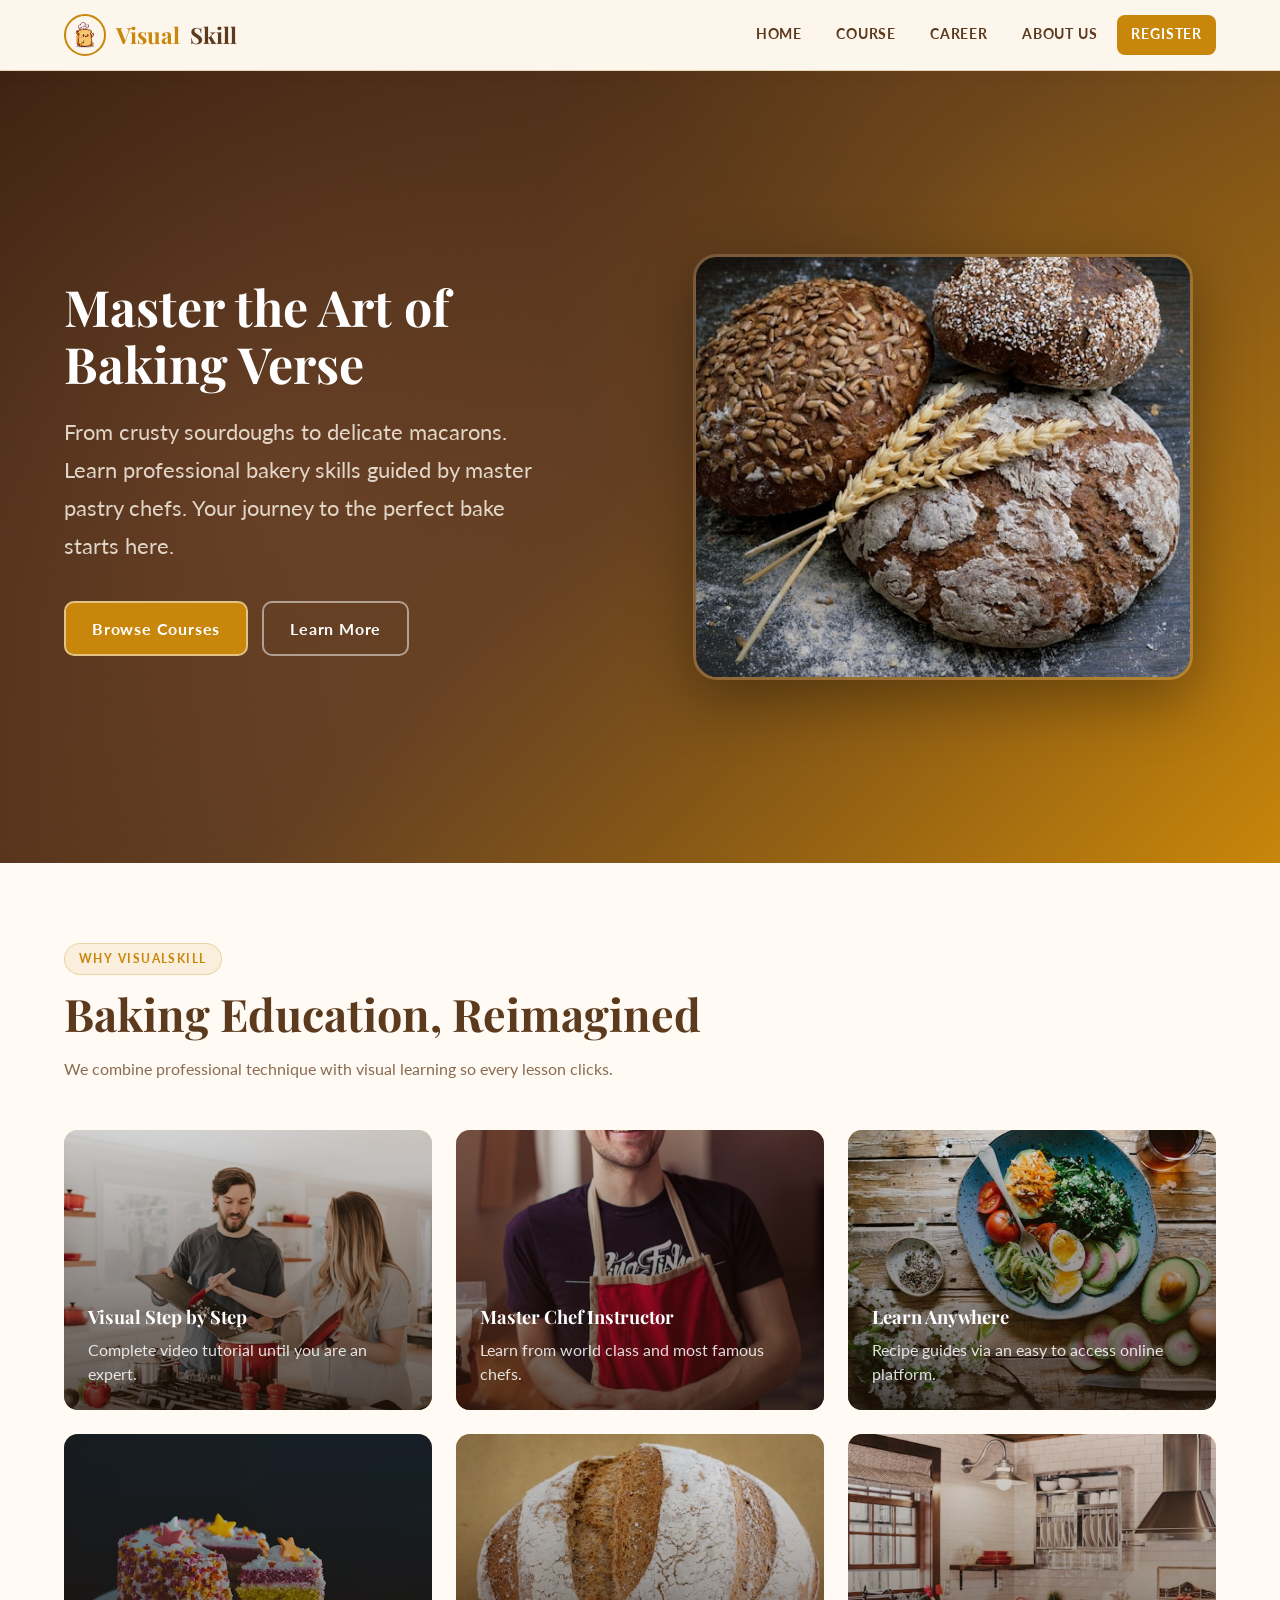
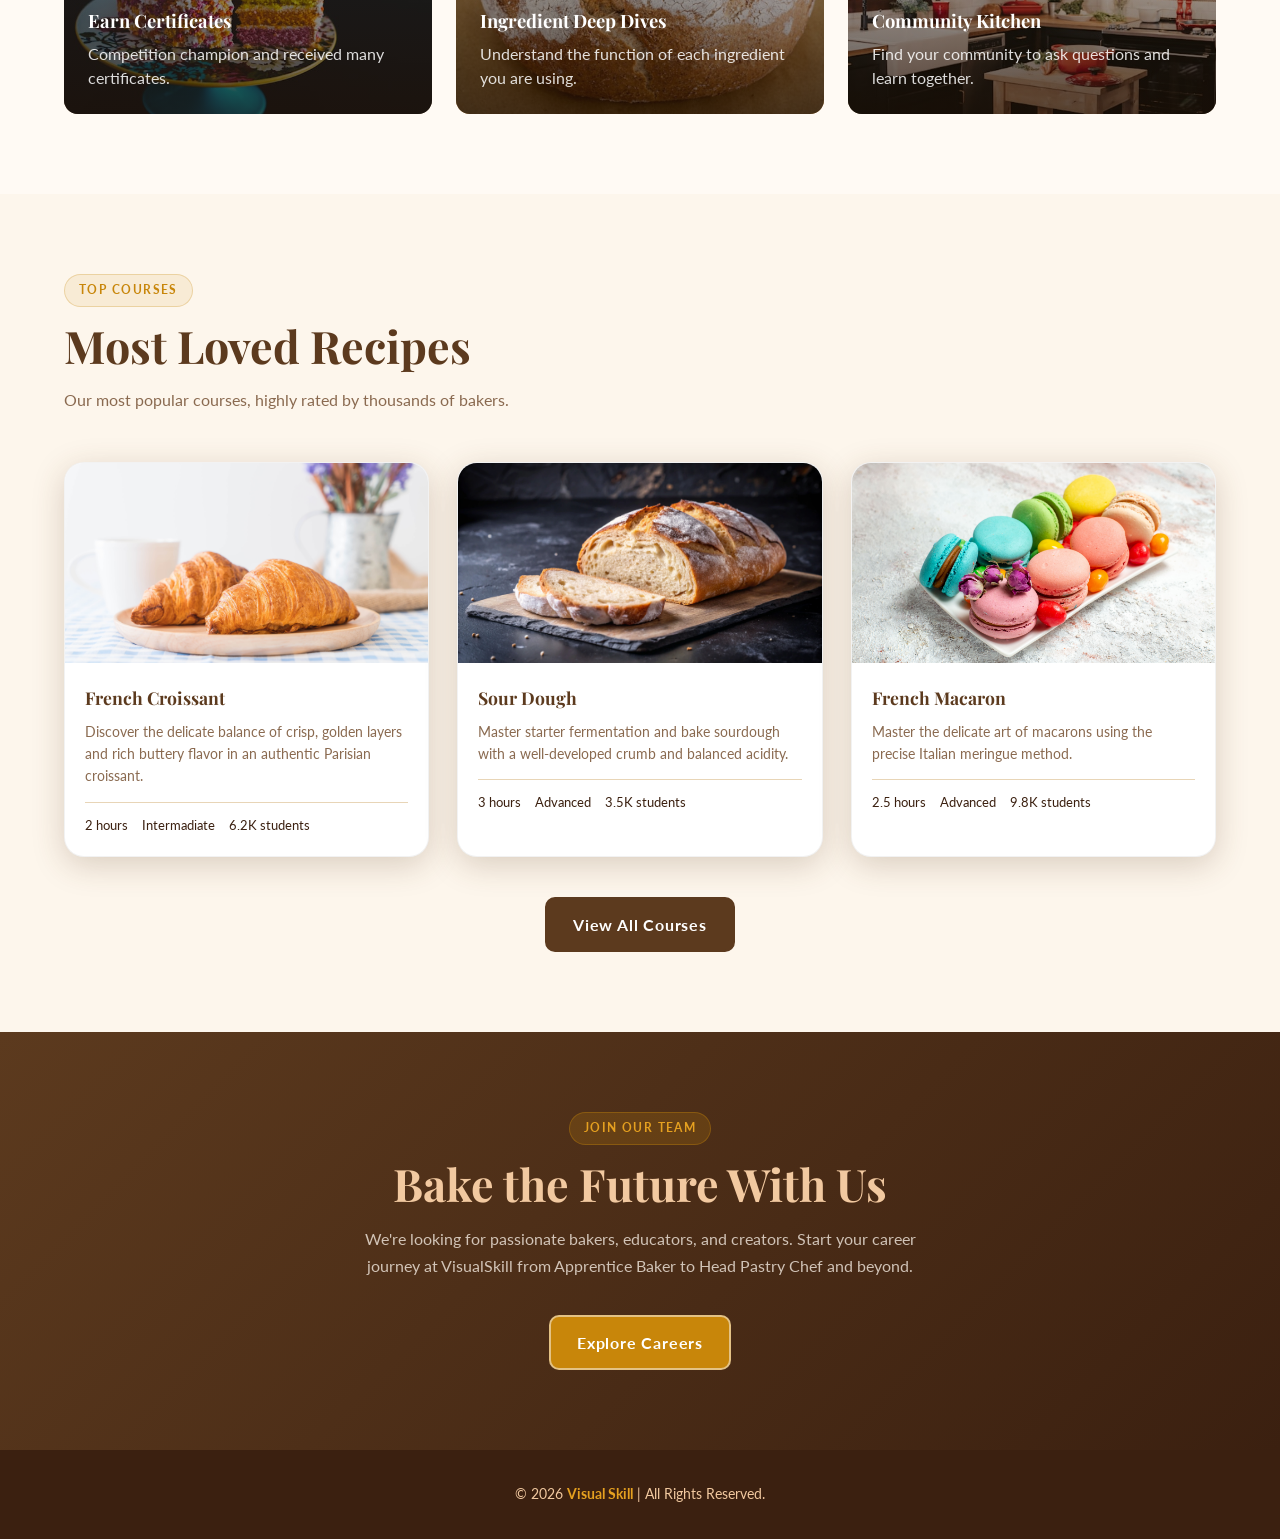
<file: index.html>
<!DOCTYPE html>
<html lang="en">
<head>
    <meta charset="UTF-8">
    <meta name="viewport" content="width=device-width, initial-scale=1.0">
    <title>Visual Skill</title>
    <link rel="stylesheet" href="css/style.css">
    <link rel="stylesheet" href="css/index.css">
    <link rel="icon" href="Image/logo.png">
    <link rel="stylesheet" href="https://fonts.googleapis.com/css2?family=Playfair+Display:ital,wght@0,400;0,600;0,700;1,400&family=Lato:wght@300;400;700&display=swap">
    <script src="js/hamburger.js" defer></script>
</head>
<body>
    <header>
        <div class="navbar">
            <div class="logo">
                <img src="Image/logo.png">
                <span>Visual</span>Skill
            </div>
            <ul class="links">
                <a href="index.html">HOME</a>
                <a href="course.html">COURSE</a>
                <a href="career.html">CAREER</a>
                <a href="about.html">ABOUT US</a>
                <a href="register.html" class="registerbutton">REGISTER</a>
            </ul>
            <button class="hamburger">
                <span></span>
                <span></span>
                <span></span>
            </button>
        </div>
    </header>

    <main>
        <section class="hero">
            <div class="heroPattern"></div>
            <div class="heroContent">
                <div class="heroText">
                    <h1 class="heroTitle">
                        <span>Master the Art of</span>
                        <span>Baking Verse</span>
                    </h1>
                    <p class="heroDesc">
                        From crusty sourdoughs to delicate macarons. Learn professional bakery skills guided by master pastry chefs. 
                        Your journey to the perfect bake starts here.
                    </p>
                    <div class="heroCourse">
                        <a href="course.html" class="button buttonprimer">Browse Courses</a>
                        <a href="about.html" class="button buttonoutline">Learn More</a>
                    </div>
                </div>

                <div class="heroVisual">
                    <div class="heroImgWrap">
                        <img src="Image/RotiDepan.jpg" alt="">
                    </div>
                </div>
            </div>
        </section>

        <section class="promosiSection">
            <div class="sectionInner">
                <div class="sectionLabel">Why VisualSkill</div>
                <h2 class="sectionTitle">Baking Education, Reimagined</h2>
                <p class="sectionDesc">We combine professional technique with visual learning so every lesson clicks.</p>

                <div class="promosiGrid">
                    <div class="promosiCard">
                        <img src="Image/Promo1.jpg" alt="">
                        <div class="promoCardOverlay"></div>
                        <h3>Visual Step by Step</h3>
                        <p>Complete video tutorial until you are an expert.</p>
                    </div>
                    <div class="promosiCard">
                        <img src="Image/Promo2.jpg" alt="">
                        <div class="promoCardOverlay"></div>
                        <h3>Master Chef Instructor</h3>
                        <p>Learn from world class and most famous chefs.</p>
                    </div>
                    <div class="promosiCard">
                        <img src="Image/Promo3.jpg" alt="">
                        <div class="promoCardOverlay"></div>
                        <h3>Learn Anywhere</h3>
                        <p>Recipe guides via an easy to access online platform.</p>
                    </div>
                    <div class="promosiCard">
                        <img src="Image/Promo4.jpg" alt="">
                        <div class="promoCardOverlay"></div>
                        <h3>Earn Certificates</h3>
                        <p>Competition champion and received many certificates.</p>
                    </div>
                    <div class="promosiCard">
                        <img src="Image/Promo5.jpg" alt="">
                        <div class="promoCardOverlay"></div>
                        <h3>Ingredient Deep Dives</h3>
                        <p>Understand the function of each ingredient you are using.</p>
                    </div>
                    <div class="promosiCard">
                        <img src="Image/Promo6.jpg" alt="">
                        <div class="promoCardOverlay"></div>
                        <h3>Community Kitchen</h3>
                        <p>Find your community to ask questions and learn together.</p>
                    </div>
                </div>
            </div>
        </section>

        <section class="courseSection">
            <div class="sectionInner">
                <div class="sectionLabel">Top Courses</div>
                <h2 class="sectionTitle">Most Loved Recipes</h2>
                <p class="sectionDesc">Our most popular courses, highly rated by thousands of bakers.</p>

                <div class="coursesGrid">
                    <div class="coursesCard">
                        <div class="courseCardImage">
                            <img src="Image/croissant.jpg" alt="">
                        </div>
                        <div class="courseCardBody">
                            <h3>French Croissant</h3>
                            <p>Discover the delicate balance of crisp, golden layers and rich buttery flavor in an authentic Parisian croissant.</p>
                            <div class="courseStat">
                                <span>2 hours</span>
                                <span>Intermadiate</span>
                                <span>6.2K students</span>
                            </div>
                        </div>
                    </div>

                    <div class="coursesCard">
                        <div class="courseCardImage">
                            <img src="Image/sourdough.jpg" alt="">
                        </div>
                        <div class="courseCardBody">
                            <h3>Sour Dough</h3>
                            <p>Master starter fermentation and bake sourdough with a well-developed crumb and balanced acidity.</p>
                            <div class="courseStat">
                                <span>3 hours</span>
                                <span>Advanced</span>
                                <span>3.5K students</span>
                            </div>
                        </div>
                    </div>

                    <div class="coursesCard">
                        <div class="courseCardImage">
                            <img src="Image/macaron.jpg" alt="">
                        </div>
                        <div class="courseCardBody">
                            <h3>French Macaron</h3>
                            <p>Master the delicate art of macarons using the precise Italian meringue method.</p>
                            <div class="courseStat">
                                <span>2.5 hours</span>
                                <span>Advanced</span>
                                <span>9.8K students</span>
                            </div>
                        </div>
                    </div>
                </div>

                <div class="tombolAkhir">
                    <a href="course.html" class="button darkButton">View All Courses</a>
                </div>
            </div>
        </section>

        <section class="join">
            <div class="sectionInner">
                <div class="sectionLabel">Join Our Team</div>
                <h2 class="sectionTitle">Bake the Future With Us</h2>
                <p class="sectionDesc">
                    We're looking for passionate bakers, educators, and creators. Start your career journey at VisualSkill from Apprentice Baker to Head Pastry Chef and beyond.
                </p>
                <a href="career.html" class="button buttonprimer">Explore Careers</a>
            </div>
        </section>
    </main>

    <footer>
        <p>© 2026 <strong>Visual Skill</strong> | All Rights Reserved.</p>
    </footer>
</body>
</html>
</file>
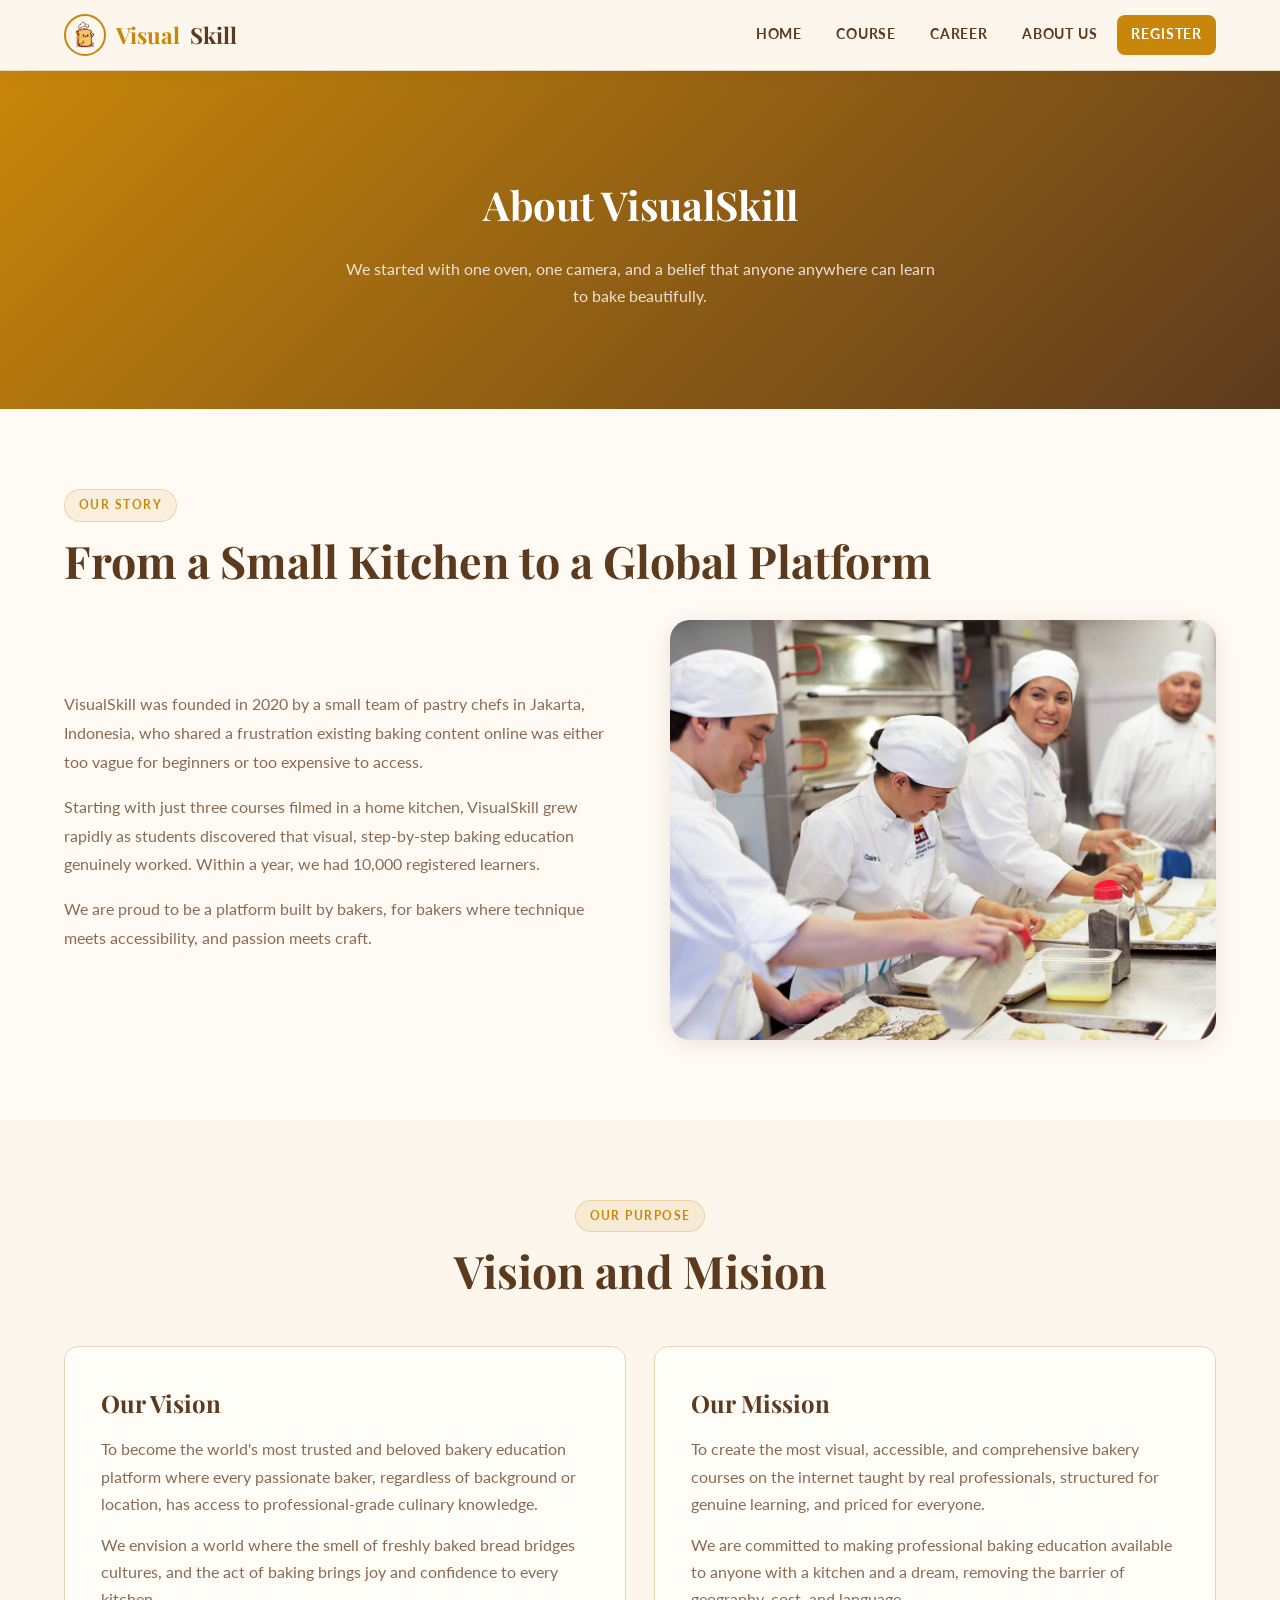
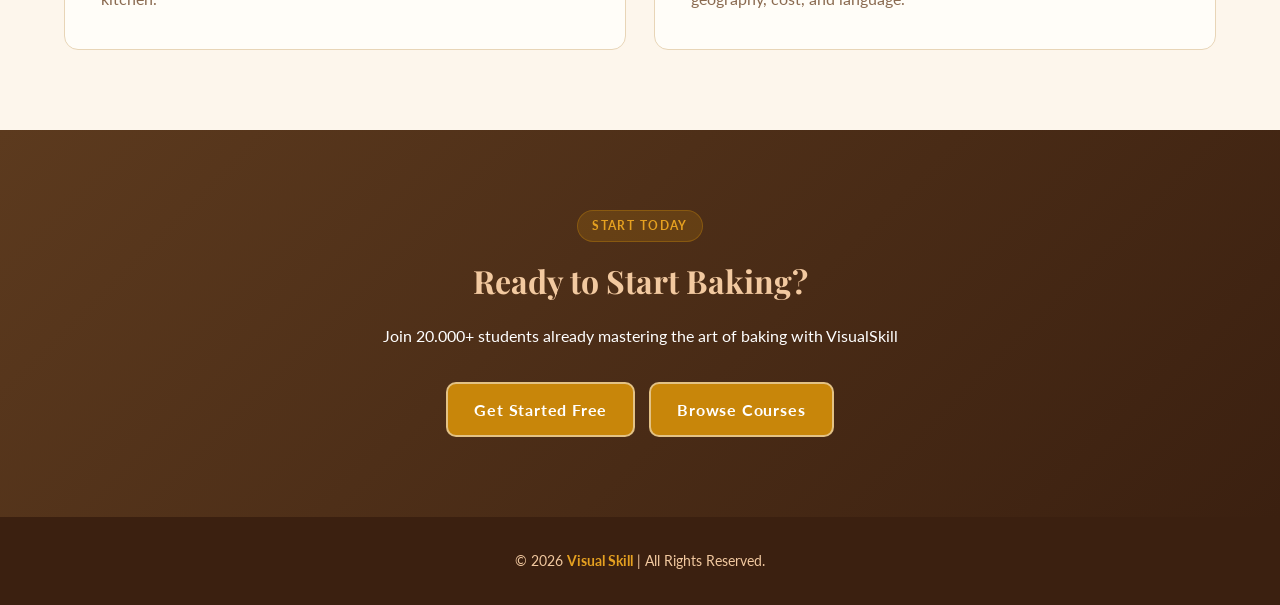
<file: about.html>
<!DOCTYPE html>
<html lang="en">
<head>
    <meta charset="UTF-8">
    <meta name="viewport" content="width=device-width, initial-scale=1.0">
    <title>Visual Skill</title>
    <link rel="stylesheet" href="css/style.css">
    <link rel="stylesheet" href="css/about.css">
    <link rel="icon" href="Image/logo.png">
    <link rel="stylesheet" href="https://fonts.googleapis.com/css2?family=Playfair+Display:ital,wght@0,400;0,600;0,700;1,400&family=Lato:wght@300;400;700&display=swap">
    <script src="js/hamburger.js" defer></script>
</head>
<body>
    <header>
        <div class="navbar">
            <div class="logo">
                <img src="Image/logo.png">
                <span>Visual</span>Skill
            </div>
            <ul class="links">
                <a href="index.html">HOME</a>
                <a href="course.html">COURSE</a>
                <a href="career.html">CAREER</a>
                <a href="about.html">ABOUT US</a>
                <a href="register.html" class="registerbutton">REGISTER</a>
            </ul>
            <button class="hamburger">
                <span></span>
                <span></span>
                <span></span>
            </button>
        </div>
    </header>

    <main>
        <section class="aboutHero">
            <h1>About VisualSkill</h1>
            <p>We started with one oven, one camera, and a belief that anyone anywhere can learn to bake beautifully.</p>
        </section>

        <section class="historySection">
            <div class="sectionInner">
                <div class="sectionLabel">Our Story</div>
                <h2 class="sectionTitle">From a Small Kitchen to a Global Platform</h2>

                <div class="historyLayout">
                    <div class="historyText">
                        <p>VisualSkill was founded in 2020 by a small team of pastry chefs in Jakarta, Indonesia, who shared a frustration existing baking content online was either too vague for beginners or too expensive to access.</p>
                        <p>Starting with just three courses filmed in a home kitchen, VisualSkill grew rapidly as students discovered that visual, step-by-step baking education genuinely worked. Within a year, we had 10,000 registered learners.</p>
                        <p>We are proud to be a platform built by bakers, for bakers where technique meets accessibility, and passion meets craft.</p>
                    </div>
                    <div class="historyVisual">
                        <img src="Image/school.jpeg" alt="">
                    </div>
                </div>
            </div>
        </section>

        <section class="visiMisiSection">
            <div class="sectionInner">
                <div class="InnerInner">
                    <div class="sectionLabel">Our Purpose</div>
                    <h2 class="sectionTitle">Vision and Mision</h2>
                </div>

                <div class="vmGrid">
                    <div class="vmCard">
                        <h3>Our Vision</h3>
                        <p>To become the world's most trusted and beloved bakery education platform where every passionate baker, regardless of background or location, has access to professional-grade culinary knowledge.</p>
                        <p class="textdiVm">We envision a world where the smell of freshly baked bread bridges cultures, and the act of baking brings joy and confidence to every kitchen.</p>
                    </div>
                    <div class="vmCard">
                        <h3>Our Mission</h3>
                        <p>To create the most visual, accessible, and comprehensive bakery courses on the internet taught by real professionals, structured for genuine learning, and priced for everyone.</p>
                        <p class="textdiVm">We are committed to making professional baking education available to anyone with a kitchen and a dream, removing the barrier of geography, cost, and language.</p>
                    </div>
                </div>
            </div>
        </section>

        <section class="ctaSection">
            <div class="ctaContainer">
                <div class="sectionLabel">Start Today</div>
                <h2 class="ctaTitle">Ready to Start Baking?</h2>
                <p class="ctaText">Join 20.000+ students already mastering the art of baking with VisualSkill</p>
                <div class="ctaButton">
                    <a href="register.html" class="button buttonprimer">Get Started Free</a>
                    <a href="course.html" class="button buttonprimer">Browse Courses</a>
                </div>
            </div>
        </section>
    </main>
    
    <footer>
        <p>© 2026 <strong>Visual Skill</strong> | All Rights Reserved.</p>
    </footer>
</body>
</html>
</file>
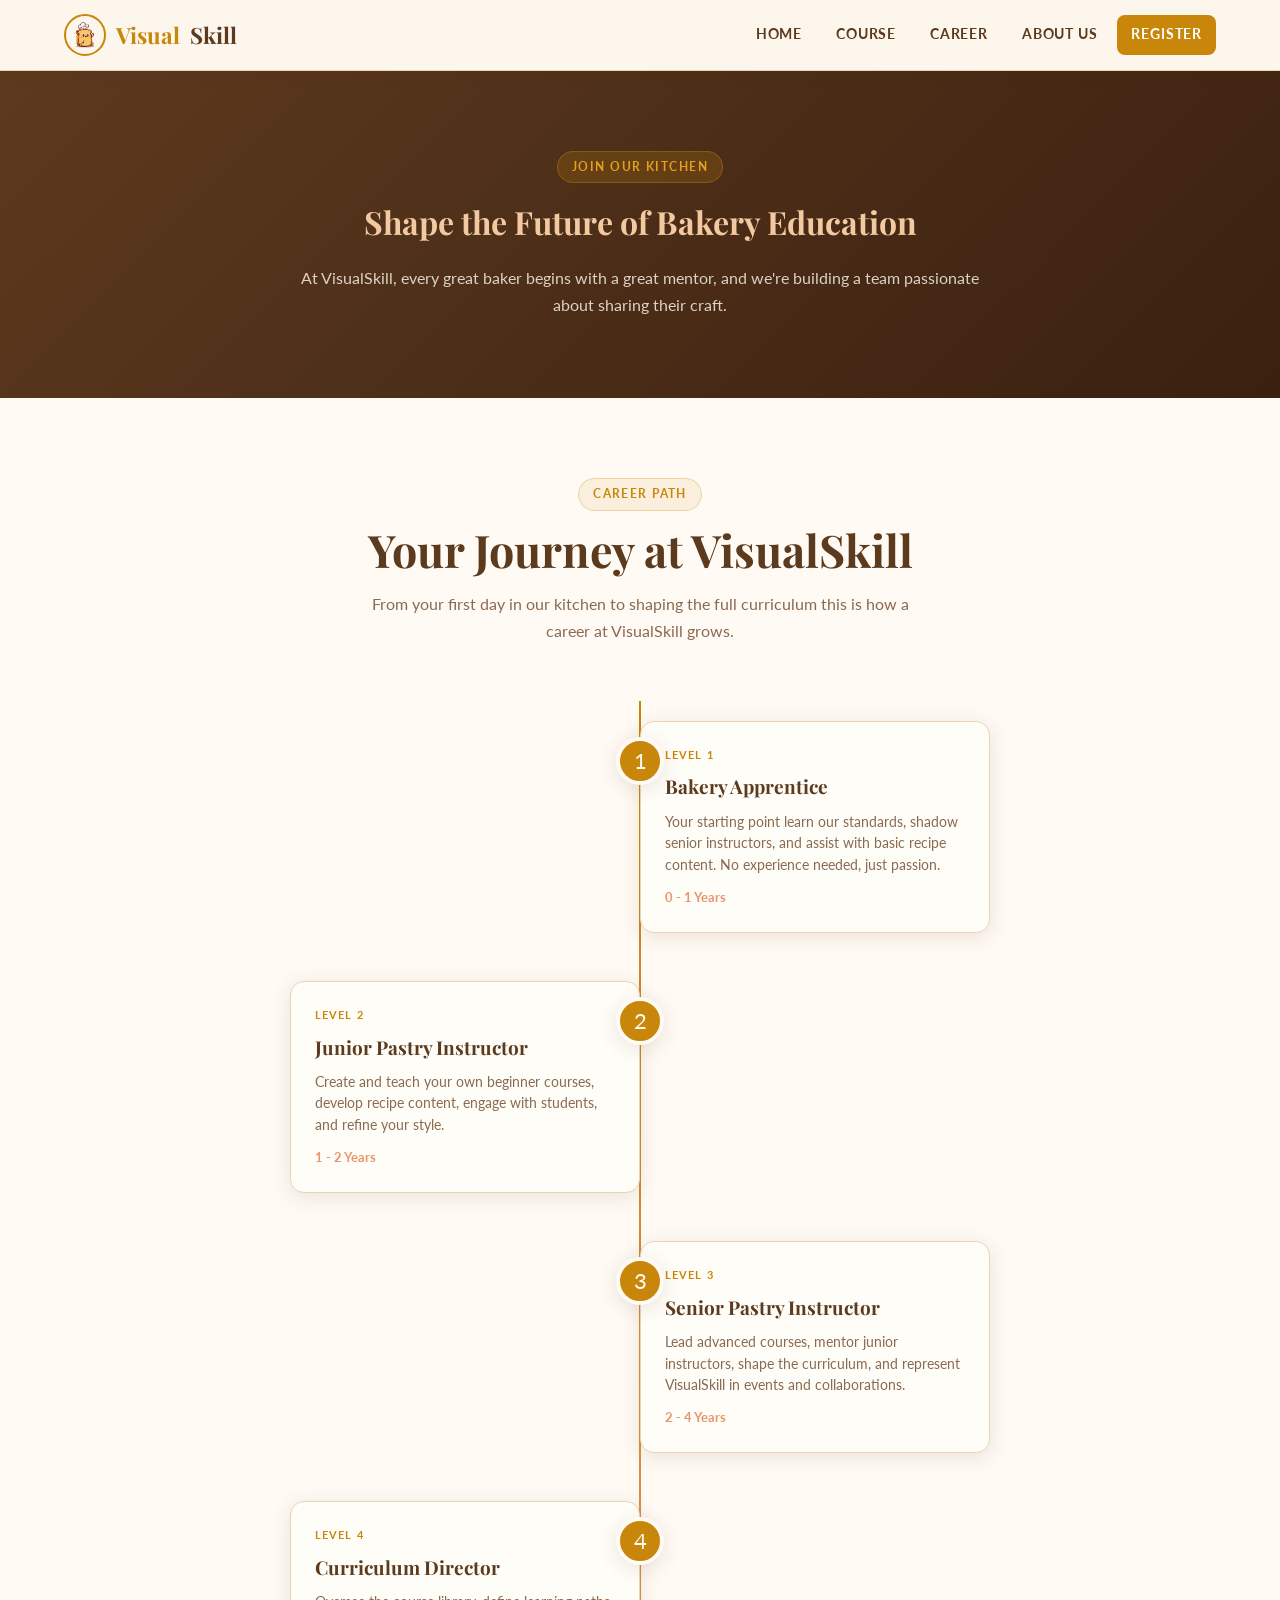
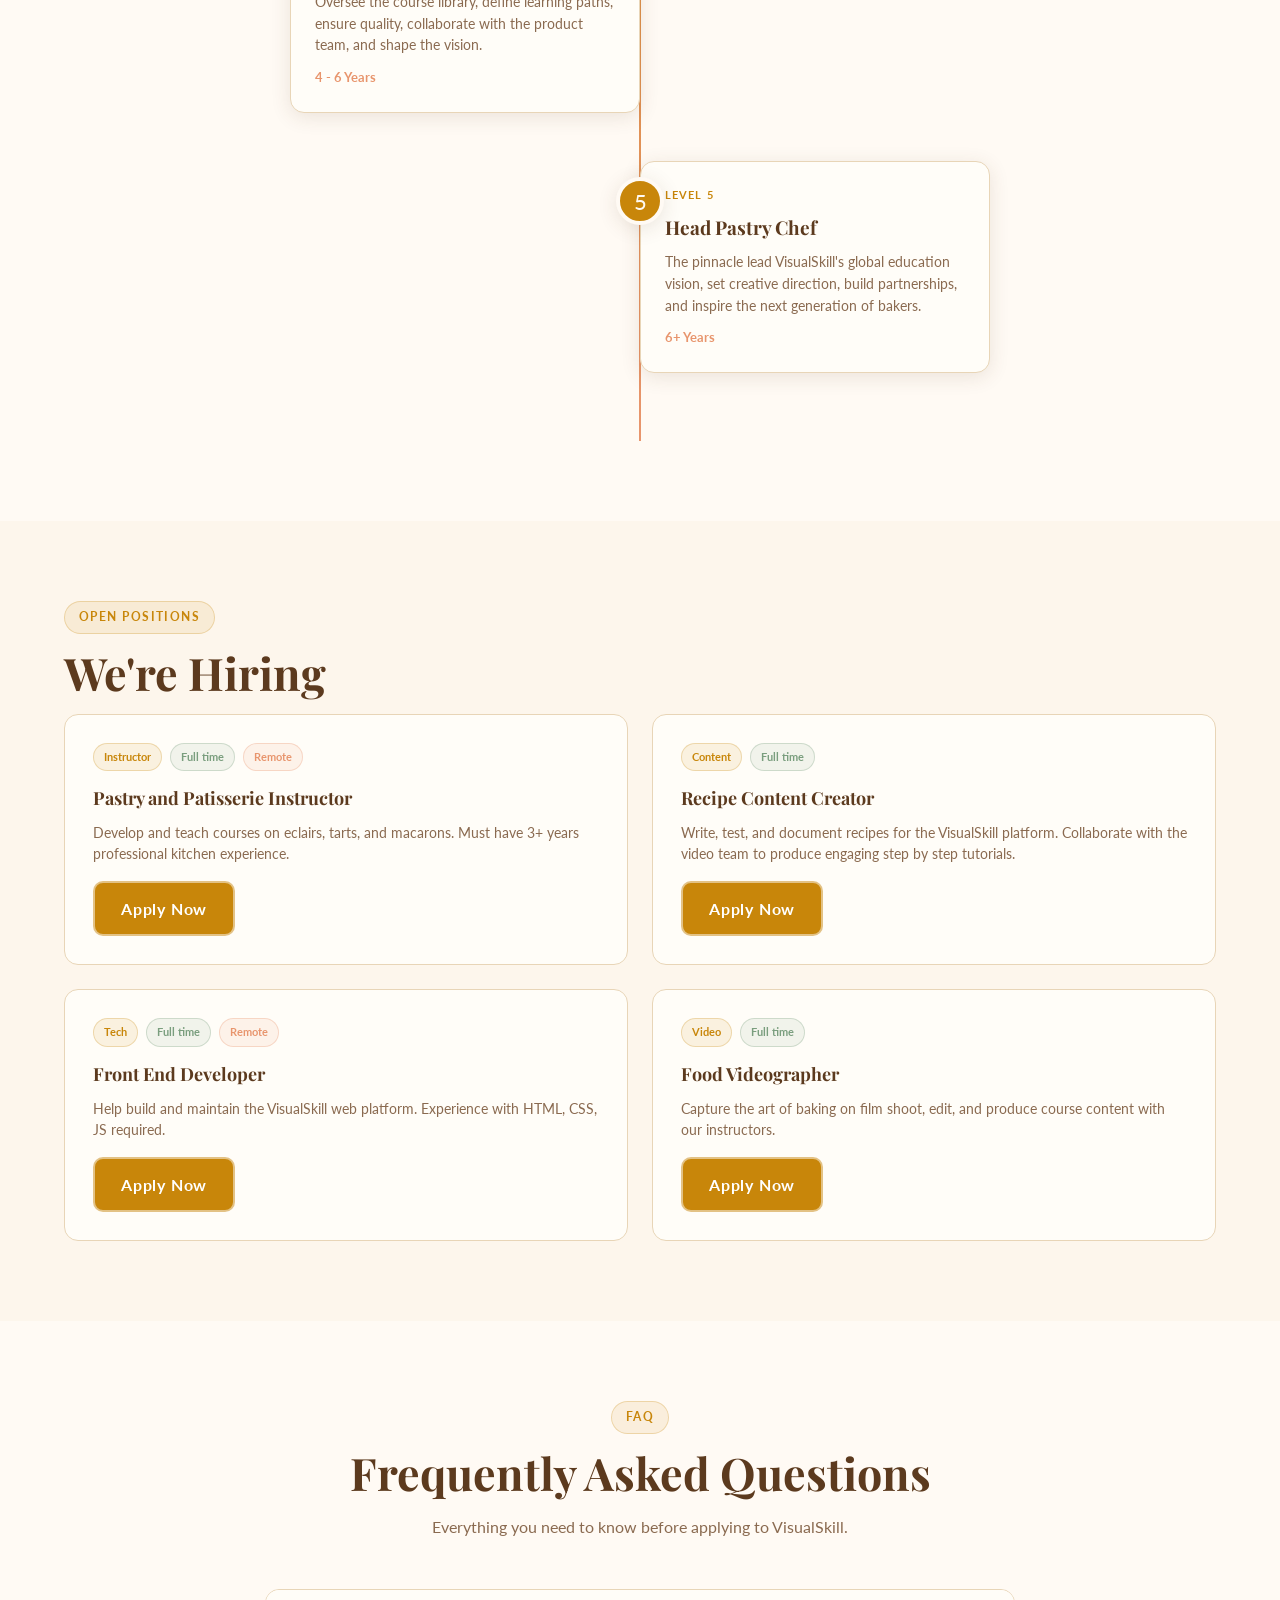
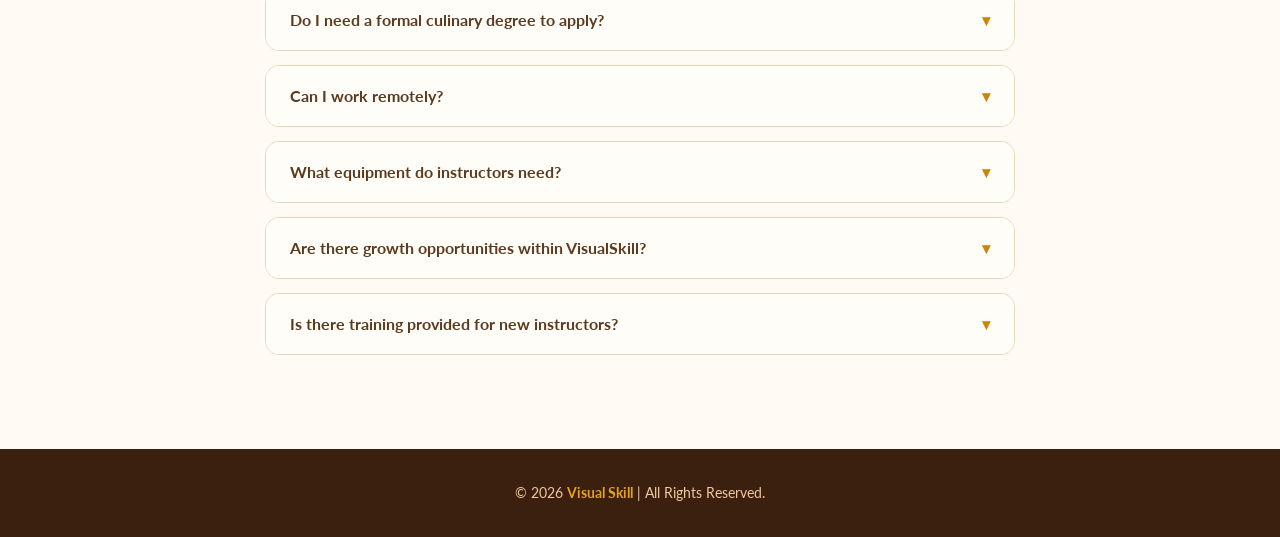
<file: career.html>
<!DOCTYPE html>
<html lang="en">
<head>
    <meta charset="UTF-8">
    <meta name="viewport" content="width=device-width, initial-scale=1.0">
    <title>Visual Skill</title>
    <link rel="stylesheet" href="css/style.css">
    <link rel="stylesheet" href="css/career.css">
    <link rel="icon" href="Image/logo.png">
    <link rel="stylesheet" href="https://fonts.googleapis.com/css2?family=Playfair+Display:ital,wght@0,400;0,600;0,700;1,400&family=Lato:wght@300;400;700&display=swap">
    <script src="js/career.js" defer></script>
    <script src="js/hamburger.js" defer></script>
</head>
<body>
    <header>
        <div class="navbar">
            <div class="logo">
                <img src="Image/logo.png">
                <span>Visual</span>Skill
            </div>
            <ul class="links">
                <a href="index.html">HOME</a>
                <a href="course.html">COURSE</a>
                <a href="career.html">CAREER</a>
                <a href="about.html">ABOUT US</a>
                <a href="register.html" class="registerbutton">REGISTER</a>
            </ul>
            <button class="hamburger">
                <span></span>
                <span></span>
                <span></span>
            </button>
        </div>
    </header>

    <main>
        <section class="careerHero">
            <div class="careerContainer">
                <div class="sectionLabel">Join Our Kitchen</div>
                <h1 class="careerTitle">Shape the Future of Bakery Education</h1>
                <p class="careerDescription">At VisualSkill, every great baker begins with a great mentor, and we're building a team passionate about sharing their craft.</p>
            </div>
        </section>

        <section class="careerPath">
            <div class="sectionInner">
                <div class="Inner1">
                    <div class="sectionLabel">Career Path</div>
                    <h2 class="sectionTitle">Your Journey at VisualSkill</h2>
                    <p class="sectionDesc">From your first day in our kitchen to shaping the full curriculum this is how a career at VisualSkill grows.</p>
                </div>
                <div class="timeline">
                    <div class="timelineItem">
                        <div class="timelineDot">1</div>
                        <div class="timelineContect">
                            <div class="timelineLevel">Level 1</div>
                            <h3>Bakery Apprentice</h3>
                            <p>Your starting point learn our standards, shadow senior instructors, and assist with basic recipe content. No experience needed, just passion.</p>
                            <div class="timelineYears">0 - 1 Years</div>
                        </div>
                    </div>

                    <div class="timelineItem">
                        <div class="timelineDot">2</div>
                        <div class="timelineContect">
                            <div class="timelineLevel">Level 2</div>
                            <h3>Junior Pastry Instructor</h3>
                            <p>Create and teach your own beginner courses, develop recipe content, engage with students, and refine your style.</p>
                            <div class="timelineYears">1 - 2 Years</div>
                        </div>
                    </div>

                    <div class="timelineItem">
                        <div class="timelineDot">3</div>
                        <div class="timelineContect">
                            <div class="timelineLevel">Level 3</div>
                            <h3>Senior Pastry Instructor</h3>
                            <p>Lead advanced courses, mentor junior instructors, shape the curriculum, and represent VisualSkill in events and collaborations.</p>
                            <div class="timelineYears">2 - 4 Years</div>
                        </div>
                    </div>

                    <div class="timelineItem">
                        <div class="timelineDot">4</div>
                        <div class="timelineContect">
                            <div class="timelineLevel">Level 4</div>
                            <h3>Curriculum Director</h3>
                            <p>Oversee the course library, define learning paths, ensure quality, collaborate with the product team, and shape the vision.</p>
                            <div class="timelineYears">4 - 6 Years</div>
                        </div>
                    </div>

                    <div class="timelineItem">
                        <div class="timelineDot">5</div>
                        <div class="timelineContect">
                            <div class="timelineLevel">Level 5</div>
                            <h3>Head Pastry Chef</h3>
                            <p>The pinnacle lead VisualSkill's global education vision, set creative direction, build partnerships, and inspire the next generation of bakers.</p>
                            <div class="timelineYears">6+ Years</div>
                        </div>
                    </div>
                </div>
            </div>
        </section>

        <section class="jobSection">
            <div class="sectionInner">
                <div class="sectionLabel">Open Positions</div>
                <h2 class="sectionTitle">We're Hiring</h2>

                <div class="jobGrid">
                    <div class="jobCard">
                        <div class="jobTags">
                            <span class="tag">Instructor</span>
                            <span class="tag fullTime">Full time</span>
                            <span class="tag remote">Remote</span>
                        </div>
                        <h3>Pastry and Patisserie Instructor</h3>
                        <p>Develop and teach courses on eclairs, tarts, and macarons. Must have 3+ years professional kitchen experience.</p>
                        <a href="register.html" class="button buttonprimer">Apply Now</a>
                    </div>
                    <div class="jobCard">
                        <div class="jobTags">
                            <span class="tag">Content</span>
                            <span class="tag fullTime">Full time</span>
                        </div>
                        <h3>Recipe Content Creator</h3>
                        <p>Write, test, and document recipes for the VisualSkill platform. Collaborate with the video team to produce engaging step by step tutorials.</p>
                        <a href="register.html" class="button buttonprimer">Apply Now</a>
                    </div>
                    <div class="jobCard">
                        <div class="jobTags">
                            <span class="tag">Tech</span>
                            <span class="tag fullTime">Full time</span>
                            <span class="tag remote">Remote</span>
                        </div>
                        <h3>Front End Developer</h3>
                        <p>Help build and maintain the VisualSkill web platform. Experience with HTML, CSS, JS required.</p>
                        <a href="register.html" class="button buttonprimer">Apply Now</a>
                    </div>
                    <div class="jobCard">
                        <div class="jobTags">
                            <span class="tag">Video</span>
                            <span class="tag fullTime">Full time</span>
                        </div>
                        <h3>Food Videographer</h3>
                        <p>Capture the art of baking on film shoot, edit, and produce course content with our instructors.</p>
                        <a href="register.html" class="button buttonprimer">Apply Now</a>
                    </div>
                </div>
            </div>
        </section>

        <section class="faqSection">
            <div class="sectionInner">
                <div class="Inner2">
                    <div class="sectionLabel">FAQ</div>
                    <h2 class="sectionTitle">Frequently Asked Questions</h2>
                    <p class="sectionDesc">Everything you need to know before applying to VisualSkill.</p>
                </div>
                <div class="faqList">
                    <div class="faqItem">
                        <button class="faqQuestion">Do I need a formal culinary degree to apply? 
                            <span class="faqArrow">▾</span>
                        </button>
                        <div class="faqAnswer">
                            <p>Not necessarily. Formal training helps, but we value real experience and passion most. Many instructors are self-taught. If you can bake it well, we'd love to hear from you.</p>
                        </div>
                    </div>
                    <div class="faqItem">
                        <button class="faqQuestion">Can I work remotely? 
                            <span class="faqArrow">▾</span>
                        </button>
                        <div class="faqAnswer">
                            <p>Yes! Most roles are fully remote instructors film from their own kitchens with our equipment guide. Some roles (like videography) may need occasional on-site visits in Jakarta.</p>
                        </div>
                    </div>
                    <div class="faqItem">
                        <button class="faqQuestion">What equipment do instructors need?
                            <span class="faqArrow">▾</span>
                        </button>
                        <div class="faqAnswer">
                            <p>We recommend a modern smartphone or mirrorless camera, a tripod, and decent natural or ring-light lighting. We'll send you our filming guidelines. VisualSkill provides an equipment stipend after your first month for gear upgrades.</p>
                        </div>
                    </div>
                    <div class="faqItem">
                        <button class="faqQuestion">Are there growth opportunities within VisualSkill?
                            <span class="faqArrow">▾</span>
                        </button>
                        <div class="faqAnswer">
                            <p>Absolutely. Our career ladder (Apprentice until Head Chef) is built to grow talent from within, with regular promotions and opportunities to take on bigger roles.</p>
                        </div>
                    </div>
                    <div class="faqItem">
                        <button class="faqQuestion">Is there training provided for new instructors?
                            <span class="faqArrow">▾</span>
                        </button>
                        <div class="faqAnswer">
                            <p>Yes! All new instructors complete a 2-week onboarding covering our teaching methods, content standards, community engagement, and shadowing a Senior Instructor.</p>
                        </div>
                    </div>
                </div>
            </div>
        </section>
    </main>

    <footer>
        <p>© 2026 <strong>Visual Skill</strong> | All Rights Reserved.</p>
    </footer>
    
</body>
</html>
</file>
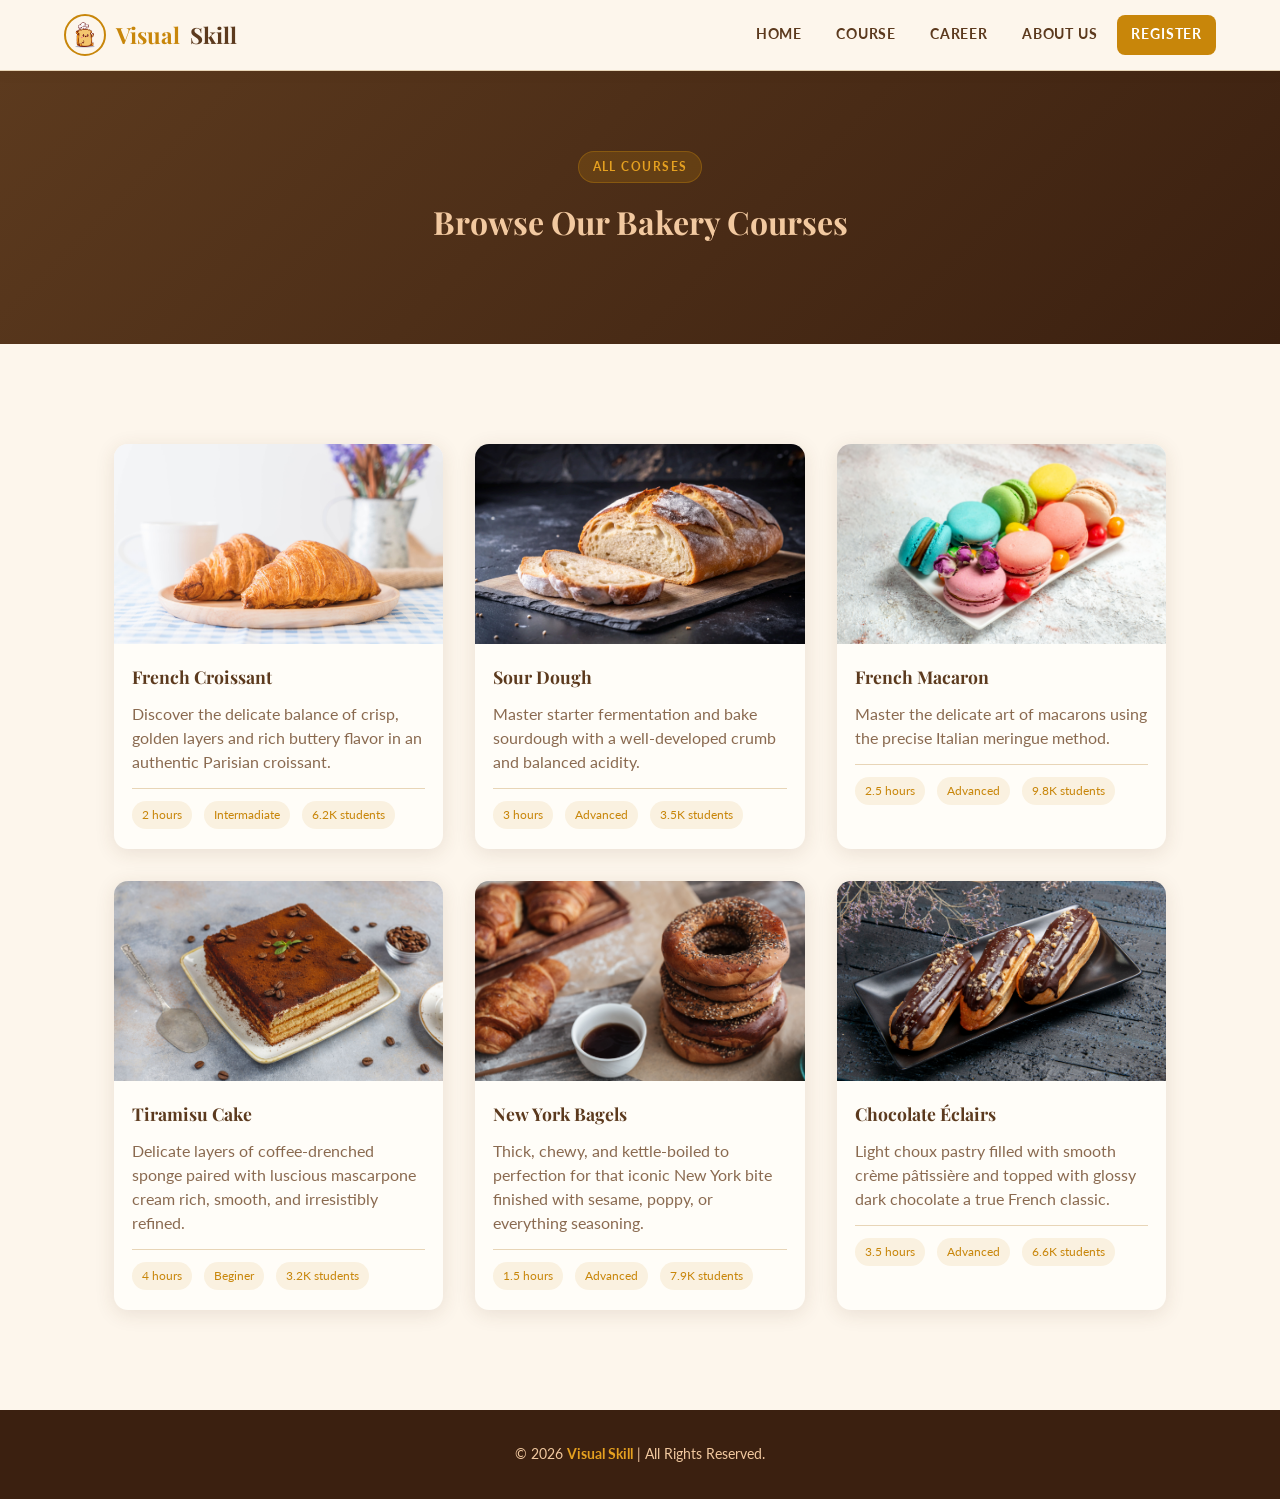
<file: course.html>
<!DOCTYPE html>
<html lang="en">
<head>
    <meta charset="UTF-8">
    <meta name="viewport" content="width=device-width, initial-scale=1.0">
    <title>Visual Skill</title>
    <link rel="stylesheet" href="css/style.css">
    <link rel="stylesheet" href="css/course.css">
    <link rel="icon" href="Image/logo.png">
    <link rel="stylesheet" href="https://fonts.googleapis.com/css2?family=Playfair+Display:ital,wght@0,400;0,600;0,700;1,400&family=Lato:wght@300;400;700&display=swap">
    <script src="js/hamburger.js" defer></script>
</head>
<body>
    <header>
        <div class="navbar">
            <div class="logo">
                <img src="Image/logo.png">
                <span>Visual</span>Skill
            </div>
            <ul class="links">
                <a href="index.html">HOME</a>
                <a href="course.html">COURSE</a>
                <a href="career.html">CAREER</a>
                <a href="about.html">ABOUT US</a>
                <a href="register.html" class="registerbutton">REGISTER</a>
            </ul>
            <button class="hamburger">
                <span></span>
                <span></span>
                <span></span>
            </button>
        </div>
    </header>
    <main>
        <section class="courseHero">
            <div class="heroContainer">
                <div class="sectionLabel">All Courses</div>
                <h1 class="heroTitle">Browse Our Bakery Courses</h1>
            </div>
        </section>

        <section class="allCoursesSection">
            <div class="sectionInner">
                <div class="allCoursesGrid">

                    <div class="coursesCard">
                        <div class="courseCardImage">
                            <img src="Image/croissant.jpg" alt="">
                        </div>
                        <div class="courseCardBody">
                            <h3>French Croissant</h3>
                            <p>Discover the delicate balance of crisp, golden layers and rich buttery flavor in an authentic Parisian croissant.</p>
                            <div class="courseStat">
                                <span>2 hours</span>
                                <span>Intermadiate</span>
                                <span>6.2K students</span>
                            </div>
                        </div>
                    </div>

                    <div class="coursesCard">
                        <div class="courseCardImage">
                            <img src="Image/sourdough.jpg" alt="">
                        </div>
                        <div class="courseCardBody">
                            <h3>Sour Dough</h3>
                            <p>Master starter fermentation and bake sourdough with a well-developed crumb and balanced acidity.</p>
                            <div class="courseStat">
                                <span>3 hours</span>
                                <span>Advanced</span>
                                <span>3.5K students</span>
                            </div>
                        </div>
                    </div>

                    <div class="coursesCard">
                        <div class="courseCardImage">
                            <img src="Image/macaron.jpg" alt="">
                        </div>
                        <div class="courseCardBody">
                            <h3>French Macaron</h3>
                            <p>Master the delicate art of macarons using the precise Italian meringue method.</p>
                            <div class="courseStat">
                                <span>2.5 hours</span>
                                <span>Advanced</span>
                                <span>9.8K students</span>
                            </div>
                        </div>
                    </div>

                    <div class="coursesCard">
                        <div class="courseCardImage">
                            <img src="Image/cake.jpg" alt="">
                        </div>
                        <div class="courseCardBody">
                            <h3>Tiramisu Cake</h3>
                            <p>Delicate layers of coffee-drenched sponge paired with luscious mascarpone cream rich, smooth, and irresistibly refined.</p>
                            <div class="courseStat">
                                <span>4 hours</span>
                                <span>Beginer</span>
                                <span>3.2K students</span>
                            </div>
                        </div>
                    </div>

                    <div class="coursesCard">
                        <div class="courseCardImage">
                            <img src="Image/bagel.jpg" alt="">
                        </div>
                        <div class="courseCardBody">
                            <h3>New York Bagels</h3>
                            <p>Thick, chewy, and kettle-boiled to perfection for that iconic New York bite finished with sesame, poppy, or everything seasoning.</p>
                            <div class="courseStat">
                                <span>1.5 hours</span>
                                <span>Advanced</span>
                                <span>7.9K students</span>
                            </div>
                        </div>
                    </div>

                    <div class="coursesCard">
                        <div class="courseCardImage">
                            <img src="Image/chocolate.jpg" alt="">
                        </div>
                        <div class="courseCardBody">
                            <h3>Chocolate Éclairs</h3>
                            <p>Light choux pastry filled with smooth crème pâtissière and topped with glossy dark chocolate a true French classic.</p>
                            <div class="courseStat">
                                <span>3.5 hours</span>
                                <span>Advanced</span>
                                <span>6.6K students</span>
                            </div>
                        </div>
                    </div>
                </div>
            </div>
        </section>
    </main>

    <footer>
        <p>© 2026 <strong>Visual Skill</strong> | All Rights Reserved.</p>
    </footer>
</body>
</html>
</file>
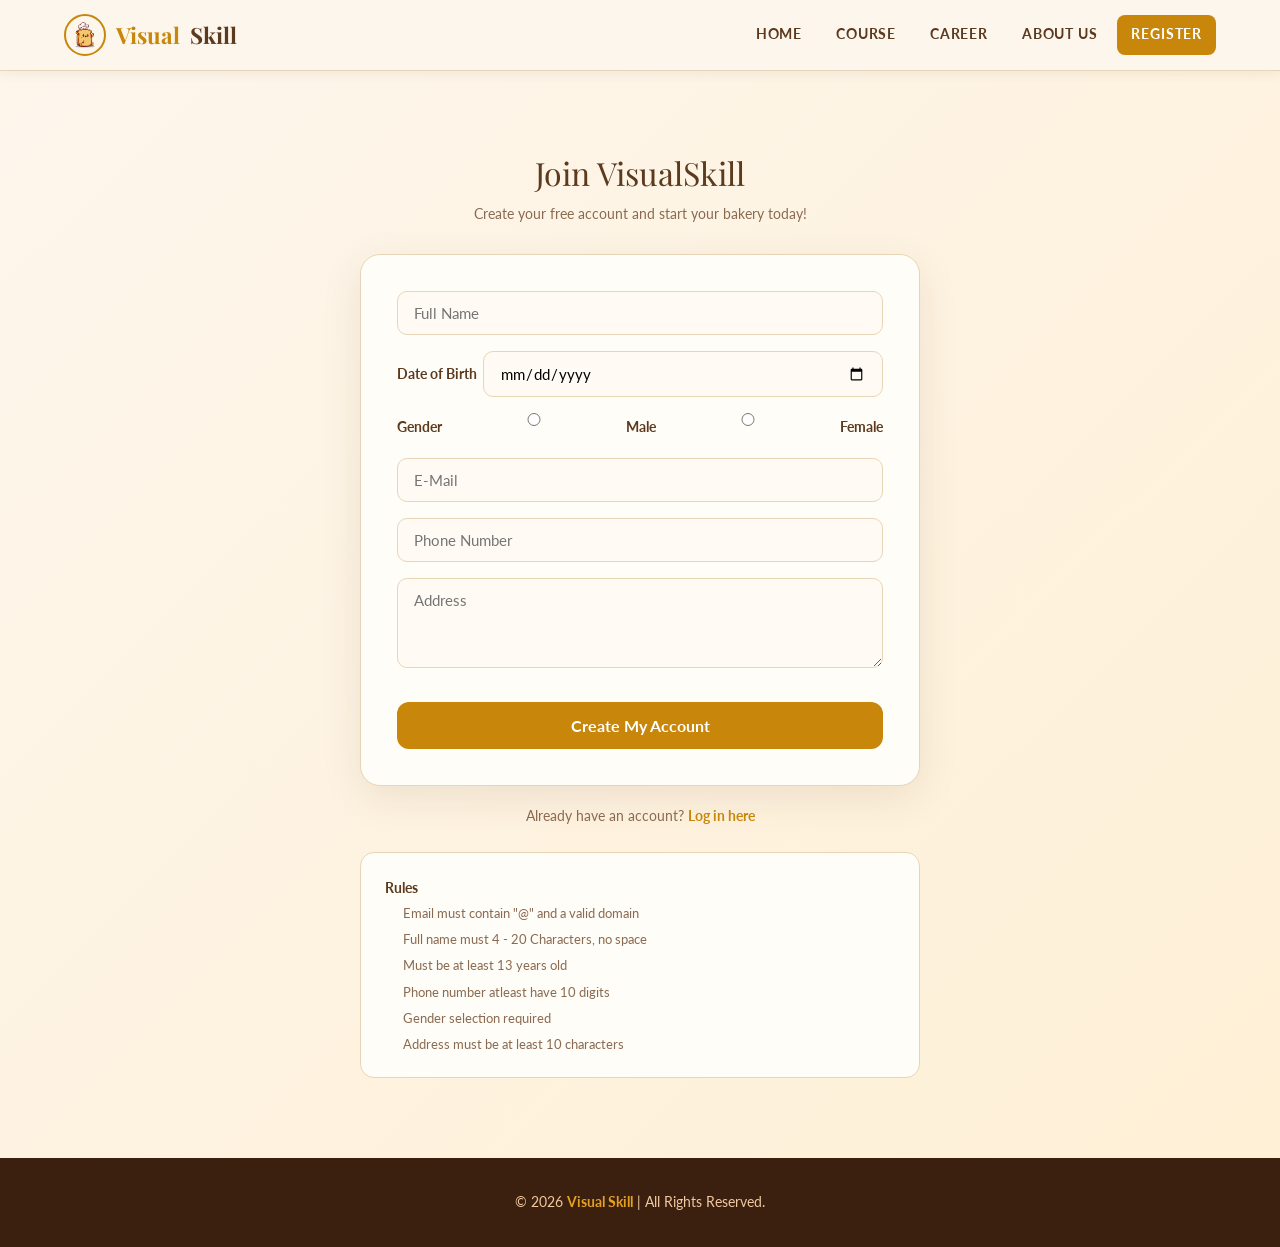
<file: register.html>
<!DOCTYPE html>
<html lang="en">
<head>
    <meta charset="UTF-8">
    <meta name="viewport" content="width=device-width, initial-scale=1.0">
    <title>Visual Skill</title>
    <link rel="stylesheet" href="css/style.css">
    <link rel="stylesheet" href="css/register.css">
    <link rel="icon" href="Image/logo.png">
    <link rel="stylesheet" href="https://fonts.googleapis.com/css2?family=Playfair+Display:ital,wght@0,400;0,600;0,700;1,400&family=Lato:wght@300;400;700&display=swap">
    <script src="js/register.js" defer></script>
    <script src="js/hamburger.js" defer></script>
</head>
<body>
    <header>
        <div class="navbar">
            <div class="logo">
                <img src="Image/logo.png">
                <span>Visual</span>Skill
            </div>
            <ul class="links">
                <a href="index.html">HOME</a>
                <a href="course.html">COURSE</a>
                <a href="career.html">CAREER</a>
                <a href="about.html">ABOUT US</a>
                <a href="register.html" class="registerbutton">REGISTER</a>
            </ul>
            <button class="hamburger">
                <span></span>
                <span></span>
                <span></span>
            </button>
        </div>
    </header>

    <main>
        <div class="registerPage">
            <div class="registerContainer">
                <div class="registerHeader">
                    <h1>Join VisualSkill</h1>
                    <p>Create your free account and start your bakery today!</p>
                </div>

                <div id="successBanner" class="success_banner">
                    <h2 class="successTitle">Welcome to VisualSkill</h2>
                    <p class="successMessage">Your account has been created successfully!</p>
                    <a href="course.html" class="button button_outline success_link">Browse Courses</a>
                </div>

                <div class="registerCard">
                    <form id="registerForm">
                        <input type="text" name="fullname" id="fullname" placeholder="Full Name">
                        <div class="formrow">
                            <label for="dob">Date of Birth</label>
                            <input type="date" name="dob" id="dob">
                        </div>
                        <div class="formrow">
                            <label for="gender">Gender</label>
                            <input type="radio" name="gender" id="gendermale" value="male">
                            <label for="gendermale">Male</label>
                            <input type="radio" name="gender" id="genderfemale" value="female">
                            <label for="genderfemale">Female</label>
                        </div>
                        <input type="email" name="email" id="email" placeholder="E-Mail">
                        <input type="phone" name="phone" id="phone" placeholder="Phone Number">
                        <textarea name="address" id="address" placeholder="Address"></textarea>
                        <p id="error"></p>
                        <button type="submit" class="btn-submit">Create My Account</button>
                    </form>
                </div>
                <div class="loginLink">Already have an account? <a href="#">Log in here</a></div>

                <div class="validationCard">
                    <strong class="validationTitle">Rules</strong>
                    <ul class="validationList">
                        <li>Email must contain "@" and a valid domain</li>
                        <li>Full name must 4 - 20 Characters, no space</li>
                        <li>Must be at least 13 years old</li>
                        <li>Phone number atleast have 10 digits</li>
                        <li>Gender selection required</li>
                        <li>Address must be at least 10 characters</li>
                    </ul>
                </div>
            </div>
        </div>
    </main>

    <footer>
        <p>© 2026 <strong>Visual Skill</strong> | All Rights Reserved.</p>
    </footer>
</body>
</html>
</file>
<file: css/style.css>
@import url('https://fonts.googleapis.com/css2?family=Playfair+Display:ital,wght@0,400;0,600;0,700;1,400&family=Lato:wght@300;400;700&display=swap');

:root{
    --cream: #FDF6EC;
    --warmWhite:#FFFAF4;
    --caramel:#C8860A;
    --caramelLight:#E5A020;
    --brown:#5C3A1E;
    --darkBrown:#3B2010;
    --blush:#F2C9A0;
    --rose:#E8956D;
    --sage:#7A9E7E;
    --text:#2E1A0E;
    --muted:#8A6A50;
    --cardBg:#FFFDF8;
    --border:#E8D5B7;
    --shadow: 0 4px 20px rgba(92, 58, 30, 0.12);
    --shadowHover: 0 8px 32px rgba(92, 58, 30, 0.22);
    --radius: 14px;
    --fontDisplay: 'Playfair Display', Georgia, serif;
    --fontBody: 'Lato', 'Segoe UI', sans-serif;
    --transition: 0.3s ease;
}

*, *::before, *::after{
    box-sizing: border-box;
    margin: 0;
    padding: 0;
}

body{
    font-family: var(--fontBody);
    background: var(--cream);
    color: var(--text);
    line-height: 1.7;
    font-size: 16px;
}

img{
  max-width: 100%;
  display: block;
}

a{
  text-decoration: none;
  color: inherit;
}

ul{
  list-style: none;
}

header{
    position: sticky;
    top: 0;
    z-index: 1000;
    background: rgba(253, 246, 236, 0.96);
    backdrop-filter: blur(12px);
    border-bottom: 1px solid var(--border);
    box-shadow: 0 2px 12px rgba(92, 58, 30, 0.08);
}

.navbar{
    max-width: 1200px;
    margin: 0 auto;
    padding: 0 24px;
    height: 70px;
    display: flex;
    align-items: center;
    justify-content: space-between;
}

.logo{
    display: flex;
    align-items: center;
    gap: 10px;
    font-family: var(--fontDisplay);
    font-size: 1.4rem;
    font-weight: 700;
    color: var(--brown);
}

.logo img{
    width: 42px;
    height: 42px;
    border-radius: 50%;
    object-fit: cover;
    border: 2px solid var(--caramel);
}

.logo span{
    color: var(--caramel);
}

.links{
    display: flex;
    align-items: center;
    gap: 6px;
}

.links a{
  font-size: 0.85rem;
  font-weight: 700;
  letter-spacing: 0.06em;
  text-transform: uppercase;
  color: var(--brown);
  padding: 8px 14px;
  border-radius: 8px;
  transition: var(--transition);
}

.links a:hover, .links a.active{
  background: var(--blush);
  color: var(--darkBrown);
}

.links .registerbutton{
  background: var(--caramel);
  color: #fff;
  border-radius: 8px;
}

.links .registerbutton:hover{
  background: var(--caramelLight);
}

.hamburger{
  display: none;
  flex-direction: column;
  gap: 5px;
  cursor: pointer;
  padding: 6px;
  background: none;
  border: none;
}

.hamburger span{
  display: block;
  width: 24px;
  height: 2px;
  background: var(--brown);
  border-radius: 2px;
  transition: var(--transition);
}

footer{
    background: var(--darkBrown);
    color: var(--blush);
    text-align: center;
    padding: 32px 24px;
    font-size: 0.9rem;
}

footer strong{
    color: var(--caramelLight);
}

.sectionInner{
  max-width: 1200px;
  margin: 0 auto;
  padding: 0 24px;
}

.sectionLabel{
  display: inline-block;
  font-size: 0.75rem;
  font-weight: 700;
  letter-spacing: 0.12em;
  text-transform: uppercase;
  color: var(--caramel);
  background: rgba(200, 134, 10, 0.1);
  border: 1px solid rgba(200, 134, 10, 0.25);
  padding: 5px 14px;
  border-radius: 100px;
  margin-bottom: 12px;
}

.sectionTitle{
  font-family: var(--fontDisplay);
  font-size: clamp(1.8rem, 3.5vw, 2.8rem);
  color: var(--brown);
  margin-bottom: 14px;
  line-height: 1.2;
}

.sectionDesc{
  color: var(--muted);
  font-size: 1rem;
  max-width: 560px;
  margin-bottom: 48px;
  line-height: 1.7;
}

.button{
    display: inline-flex;
    align-items: center;
    gap: 8px;
    padding: 12px 26px;
    border-radius: 10px;
    font-weight: 700;
    font-size: 1rem;
    cursor: pointer;
    transition: var(--transition);
    border: 2px solid transparent;
    font-family: var(--fontBody);
    letter-spacing: 0.05em;
}

.buttonprimer{
    background: var(--caramel);
    color: #FFF;
    border-color: rgba(255, 255, 255, 0.5);
}

.buttonprimer:hover{
    background: var(--caramelLight);
    border-color: var(--caramelLight);
    transform: translateY(-2px);
    box-shadow: 0 6px 20px rgba(200, 134, 10, 0.35);
}

.buttonoutline{
  background: transparent;
  color: #FFF;
  border-color: rgba(255, 255, 255, 0.5);
}

.buttonoutline:hover{
  background: rgba(255, 255, 255, 0.1);
  border-color: #FFF;
}

.darkButton{
  background: var(--brown);
  color: #FFF;
  border-color: var(--brown);
}

.darkButton:hover{
  background: var(--darkBrown);
  transform: translateY(-2px);
}

.button_outline{
  background: transparent;
  color: #FFF;
  border: 2px solid rgba(255, 255, 255, 0.5);
  border-radius: 10px;
  padding: 10px 22px;
  font-weight: 700;
  font-size: 0.9rem;
  transition: var(--transition);
}

.button_outline:hover{
  background: rgba(255, 255, 255, 0.15);
  border-color: #FFF;
}

.applyBtn{
  font-size: 0.85rem;
  padding: 10px 20px;
}

.couresCard{
    background: var(--cardBg);
    border: 1px solid var(--border);
    border-radius: var(--radius);
    overflow: hidden;
    transition: var(--transition);
    cursor: pointer;
}

.coursesCard:hover{
  box-shadow: var(--shadowHover);
  transform: translateY(-6px);
}

.courseCardImage{
  height: 200px;
  overflow: hidden;
  background: var(--blush);
  position: relative;
  display: flex;
  align-items: center;
  justify-content: center;
}

.courseCardImage img{
  width: 100%;
  height: 100%;
  object-fit: cover;
  transition: transform 0.5s ease;
}

.coursesCard:hover .courseCardImage img{
  transform: scale(1.05);
}

.courseCardBody{
  padding: 20px;
}

.courseCardBody h3{
  font-family: var(--fontDisplay);
  font-size: 1.1rem;
  color: var(--brown);
  margin-bottom: 8px;
}

.courseCardBody p{
  font-size: 0.9rem;
  color: var(--muted);
  margin-bottom: 14px;
  line-height: 1.55;
}

.courseStat{
  display: flex;
  align-items: center;
  gap: 14px;
  font-size: 0.8rem;
  color: var(--darkBrown);
  border-top: 1px solid var(--border);
  padding-top: 12px;
}

.courseStat span{
  display: flex;
  align-items: center;
  gap: 4px;
}

@media screen and (max-width: 700px){
  .links {
    display: none;
    position: absolute;
    top: 70px;
    left: 0;
    right: 0;
    background: var(--cream);
    flex-direction: column;
    padding: 16px 24px 24px;
    border-top: 1px solid var(--border);
    box-shadow: 0 8px 20px rgba(92, 58, 30, 0.1);
    gap: 4px;
  }
 
  .links.open{
    display: flex;
  }

  .links a{
    width: 100%;
    padding: 12px 16px;
  }
  .hamburger{
    display: flex;
  }
}
</file>
<file: css/index.css>
:root{
    --cream: #FDF6EC;
    --warmWhite:#FFFAF4;
    --caramel:#C8860A;
    --caramelLight:#E5A020;
    --brown:#5C3A1E;
    --darkBrown:#3B2010;
    --blush:#F2C9A0;
    --rose:#E8956D;
    --sage:#7A9E7E;
    --text:#2E1A0E;
    --muted:#8A6A50;
    --cardBg:#FFFDF8;
    --border:#E8D5B7;
    --shadow: 0 4px 20px rgba(92, 58, 30, 0.12);
    --shadowHover: 0 8px 32px rgba(92, 58, 30, 0.22);
    --radius: 14px;
    --fontDisplay: 'Playfair Display', Georgia, serif;
    --fontBody: 'Lato', 'Segoe UI', sans-serif;
    --transition: 0.3s ease;
}

.hero{
  position: relative;
  min-height: 88vh;
  display: flex;
  align-items: center;
  overflow: hidden;
  background: linear-gradient(135deg, #3B2010 0%, #5C3A1E 50%, #C8860A 100%);
}

.heroPattern{
  position: absolute;
  inset: 0;
  background-image:
    radial-gradient(circle at 20% 50%, rgba(232, 149, 109, 0.15) 0%, transparent 50%),
    radial-gradient(circle at 80% 20%, rgba(200, 134, 10, 0.2) 0%, transparent 40%);
  pointer-events: none;
}

.heroContent{
  position: relative;
  z-index: 2;
  max-width: 1200px;
  margin: 0 auto;
  padding: 80px 24px;
  display: grid;
  grid-template-columns: 1fr 1fr;
  gap: 60px;
  align-items: center;
  width: 100%;
}

.heroText{
    color: #FFF;
}

.heroTitle{
  font-family: var(--fontDisplay);
  font-size: 50px;
  line-height: 1.15;
  margin-bottom: 20px;
  font-weight: 700;
  color: #fff;
  display: flex;
  flex-direction: column;
}

.heroTitle em{
  font-style: italic;
  color: var(--caramelLight);
}

.heroDesc{
  font-size: 1.4rem;
  color: rgba(253, 246, 236, 0.82);
  margin-bottom: 36px;
  max-width: 480px;
}

.heroCourse{
  display: flex;
  gap: 14px;
  flex-wrap: wrap;
}

.heroVisual{
  display: flex;
  justify-content: center;
  align-items: center;
}

.heroImgWrap{
  width: 100%;
  max-width: 500px;
  border-radius: 24px;
  overflow: hidden;
  box-shadow: 0 20px 60px rgba(0, 0, 0, 0.35);
  border: 3px solid rgba(253, 246, 236, 0.15);
}

.heroImgWrap img{
  width: 100%;
  height: 420px;
  object-fit: cover;
  object-position: center;
  display: block;
  transition: transform 0.6s ease;
}

.heroImgWrap:hover img{
  transform: scale(1.05);
}

.promosiSection{
  background: var(--warmWhite);
  padding: 80px 0;
}

.promosiGrid{
  display: grid;
  grid-template-columns: repeat(3, 1fr);
  gap: 24px;
  margin-top: 48px;
}

.promosiCard{
  border-radius: var(--radius);
  overflow: hidden;
  position: relative;
  min-height: 280px;
  background-size: cover;
  background-position: center;
  background-color: var(--blush);
  transition: var(--transition);
  display: flex;
  flex-direction: column;
  justify-content: flex-end;
  padding: 24px;
}

.promosiCard img{
  position: absolute;
  inset: 0;
  width: 100%;
  height: 100%;
  object-fit: cover;
  z-index: 0;
}

.promosiCard:hover{
  transform: translateY(-6px);
  box-shadow: var(--shadowHover);
}

.promoCardOverlay{
  position: absolute;
  inset: 0;
  background: linear-gradient(to bottom, rgba(30, 15, 5, 0.08) 0%, rgba(30, 15, 5, 0.7) 100%);
  z-index: 1;
}

.promosiCard h3{
  position: relative;
  z-index: 2;
  font-family: var(--fontDisplay);
  font-size: 1.15rem;
  color: #FFF;
  margin-bottom: 6px;
  font-weight: 700;
}

.promosiCard p{
  position: relative;
  z-index: 2;
  color: rgba(255, 255, 255, 0.85);
  font-size: 1rem;
  line-height: 1.5;
}

.courseSection{
  background: var(--cream);
  padding: 80px 0;
}

.coursesGrid{
  display: grid;
  grid-template-columns: repeat(3, 1fr);
  gap: 28px;
}

.coursesCard{
  background: #FFF;
  border-radius: 20px;
  overflow: hidden;
  border: 1px solid rgba(0, 0, 0, 0.05);
  transition: all 0.3 ease;
  box-shadow: var(--shadowHover);
}

.coursesCard:hover{
  transform: translateY(-8px);
  box-shadow: var(--shadowHover);
}

.courseViewAll{
  text-align: center;
  margin-top: 40px;
}

.join{
  background: linear-gradient(135deg, var(--brown) 0%, var(--darkBrown) 100%);
  color: #FFF;
  text-align: center;
  padding: 80px 24px;
}

.join .sectionInner{
  display: flex;
  flex-direction: column;
  align-items: center;
}

.join .sectionLabel{
  background: rgba(200, 134, 10, 0.2);
  color: var(--caramelLight);
  border-color: rgba(200, 134, 10, 0.35);
}

.join .sectionTitle{
    color: var(--blush);
}

.join .sectionDesc{
  color: rgba(253, 246, 236, 0.75);
  margin: 0 auto 36px;
  text-align: center;
}

.tombolAkhir{
  text-align: center;
  margin-top: 40px;
}
 
@media screen and (max-width: 700px){

  .heroTitle{
    font-size: 28px;
  }

  .heroContent{
    grid-template-columns: 1fr;
  }

  .heroImgWrap img{
    height: 260px;
  }

  .promosiGrid{
    grid-template-columns: 1fr;
  }

  .coursesGrid{
    grid-template-columns: 1fr;
  }
}
</file>
<file: css/about.css>
:root{
    --cream: #FDF6EC;
    --warmWhite:#FFFAF4;
    --caramel:#C8860A;
    --caramelLight:#E5A020;
    --brown:#5C3A1E;
    --darkBrown:#3B2010;
    --blush:#F2C9A0;
    --rose:#E8956D;
    --sage:#7A9E7E;
    --text:#2E1A0E;
    --muted:#8A6A50;
    --cardBg:#FFFDF8;
    --border:#E8D5B7;
    --shadow: 0 4px 20px rgba(92, 58, 30, 0.12);
    --shadowHover: 0 8px 32px rgba(92, 58, 30, 0.22);
    --radius: 14px;
    --fontDisplay: 'Playfair Display', Georgia, serif;
    --fontBody: 'Lato', 'Segoe UI', sans-serif;
    --transition: 0.3s ease;
}

.aboutHero{
  color: #FFF;
  background: linear-gradient(135deg, #C8860A 0%, #5C3A1E 100%);
  padding: 100px 24px;
  text-align: center;
  position: relative;
  overflow: hidden;
}

.aboutHero h1{
  font-family: var(--fontDisplay);
  font-size: 2.5rem;
  color: #FFF;
  margin-bottom: 16px;
}

.aboutHero h1 em{
  font-style: italic;
  color: var(--blush);
}

.aboutHero p{
  color: rgba(255, 255, 255, 0.82);
  font-size: 1rem;
  max-width: 600px;
  margin: 0 auto;
}

.historySection{
  padding: 80px 0;
  background: var(--warmWhite);
}

.historyLayout{
  display: grid;
  grid-template-columns: 1fr 1fr;
  align-items: center;
  gap: 60px;
  margin-top: 32px;
}

.historyText p{
  color: var(--muted);
  margin-bottom: 16px;
  line-height: 1.8;
  font-size: 1rem;
}

.historyVisual{
  border-radius: 20px;
  overflow: hidden;
  box-shadow: var(--shadow);
}

.historyVisual img{
  width: 100%;
  height: 420px;
  display: block;
  object-fit: cover;
  object-position: center top;
  transition: transform 0.5s ease;
}

.historyVisual:hover img{
  transform: scale(1.05);
}

.visiMisiSection{
  padding: 80px 0;
  background-color: var(--cream);
}

.vmGrid{
  display: grid;
  grid-template-columns: 1fr 1fr;
  gap: 28px;
}

.vmCard{
  background-color: var(--cardBg);
  border: 1px solid var(--border);
  border-radius: var(--radius);
  padding: 36px;
  transition: var(--transition);
}

.vmCard:hover{
  box-shadow: var(--shadowHover);
  transform: translateY(-4px);
}

.vmCard h3{
  font-family: var(--fontDisplay);
  font-size: 1.5rem;
  color: var(--brown);
  margin-bottom: 12px;
}

.vmCard p{
  line-height: 1.7;
  font-size: 1rem;
  color: var(--muted);
}

.ctaSection{
  background: linear-gradient(135deg, var(--brown), var(--darkBrown));
  color: #FFF;
  text-align: center;
  padding: 80px 24px;
}

.ctaContainer{
  max-width: 640px;
  margin: 0 auto;
}

.ctaContainer .sectionLabel{
  background: rgba(200, 134, 10, 0.2);
  color: var(--caramelLight);
  border-color: rgba(200, 134, 10, 0.35);
}

.ctaTitle{
  font-family: var(--fontDisplay);
  font-size: 2rem;
  color: var(--blush);
  margin-bottom: 14px;
}

.ctaText{
  color: rbga(253, 246, 236, 0.8);
  margin-bottom: 32px;
  font-size: 1rem;
}

.ctaButton{
  display: flex;
  gap: 14px;
  justify-content: center;
  flex-wrap: wrap;
}

.textdiVm{
  margin-top:14px;
}

.InnerInner{
  text-align: center;
  margin-bottom: 48px;
}
 
@media screen and (max-width: 700px){
  .historyLayout{
    grid-template-columns: 1fr;
  }

  .aboutHero h1{
    font-size: 2rem;
  }

  .ctaTitle{
    font-size: 1.6rem;
  }

  .vmGrid{
    grid-template-columns: 1fr;
  }

  .historyVisual img{
    height: 260px;
  }
}
</file>
<file: css/career.css>
:root{
    --cream: #FDF6EC;
    --warmWhite:#FFFAF4;
    --caramel:#C8860A;
    --caramelLight:#E5A020;
    --brown:#5C3A1E;
    --darkBrown:#3B2010;
    --blush:#F2C9A0;
    --rose:#E8956D;
    --sage:#7A9E7E;
    --text:#2E1A0E;
    --muted:#8A6A50;
    --cardBg:#FFFDF8;
    --border:#E8D5B7;
    --shadow: 0 4px 20px rgba(92, 58, 30, 0.12);
    --shadowHover: 0 8px 32px rgba(92, 58, 30, 0.22);
    --radius: 14px;
    --fontDisplay: 'Playfair Display', Georgia, serif;
    --fontBody: 'Lato', 'Segoe UI', sans-serif;
    --transition: 0.3s ease;
}

.careerHero{
  background: linear-gradient(135deg, var(--brown), var(--darkBrown));
  color: #FFF;
  padding: 80px 24px;
  text-align: center;
}

.careerContainer{
  max-width: 700px;
  margin: 0 auto;
}

.careerContainer .sectionLabel{
  background: rgba(200, 134, 10, 0.2);
  color: var(--caramelLight);
  border-color: rgba(200, 134, 10, 0.35)
}

.careerTitle{
  font-family: var(--fontDisplay);
  font-size: 32px;
  color: var(--blush);
  margin-bottom: 14px;
}

.careerDescription{
  color: rgba(253, 246, 236, 0.82);
  font-size: 16px;
}

.careerPath{
  background: var(--warmWhite);
  padding: 80px 0;
}

.timeline{
  position: relative;
  max-width: 800px;
  margin: 0 auto;
  padding: 20px 0;
}

.timeline::before{
  content: '';
  position: absolute;
  left: 50%;
  top: 0;
  bottom: 0;
  width: 2px;
  background: linear-gradient(180deg, var(--caramel), var(--rose));
  transform: translateX(-50%);
}

.timelineItem{
  display: flex;
  align-items: flex-start;
  margin-bottom: 48px;
  position: relative;
}

.timelineItem:nth-child(odd){
  flex-direction: row-reverse;
}

.timelineDot{
  position: absolute;
  left: 50%;
  top: 16px;
  width: 48px;
  height: 48px;
  transform: translateX(-50%);
  background: var(--caramel);
  border-radius: 50%; 
  display: flex;
  align-items: center;
  justify-content: center;
  font-size: 22px;
  z-index: 2;
  border: 4px solid var(--warmWhite);
  box-shadow: var(--shadow);
  transition: var(--transition);
  font-style: var(--fontDisplay);
  color: var(--warmWhite);
}

.timelineItem:hover .timelineDot{
  background: var(--rose);
  transform: translateX(-50%) scale(1);
}

.timelineContect{
  width: calc(50% - 50px);
  padding: 24px;
  background: var(--cardBg);
  border: 1px solid var(--border);
  border-radius: var(--radius);
  box-shadow: var(--shadow);
  transition: var(--transition);
}

.timelineContect:hover{
  box-shadow: var(--shadowHover);
  transform: scale(1.02);
}

.timelineItem:nth-child(odd) .timelineContect{
  margin-right: 50px;
}

.timelineItem:nth-child(even) .timelineContect{
  margin-left: 50px;
}

.timelineLevel{
  font-size: 11px;
  font-weight: 700;
  letter-spacing: 0.1em;
  text-transform: uppercase;
  color: var(--caramel);
  margin-bottom: 6px;
}

.timelineContect h3{
  font-family: var(--fontDisplay);
  font-size: 19px;
  color: var(--brown);
  margin-bottom: 8px;
}

.timelineContect p{
  font-size: 14px;
  color: var(--muted);
  line-height: 1.55;
}

.timelineYears{
  font-size: 13px;
  color: var(--rose);
  font-weight: 700;
  margin-top: 10px;
}

.jobSection{
  background: var(--cream);
  padding: 80px 0;
}

.jobGrid{
  display: grid;
  grid-template-columns: repeat(2, 1fr);
  gap: 24px;
}

.jobCard{
  background-color: var(--cardBg);
  border: 1px solid var(--border);
  border-radius: var(--radius);
  transition: var(--transition);
  padding: 28px;
}

.jobCard:hover{
  border-color: var(--caramel);
  box-shadow: var(--shadow);
  transform: translateY(-3px);
}

.jobTags{
  display: flex;
  flex-wrap: 8px;
  gap: 8px;
  margin-bottom: 12px;
}

.tag{
  font-size: 11px;
  font-weight: 700;
  padding: 4px 10px;
  border-radius: 100px;
  background-color: rgba(200, 134, 10, 0.1);
  color: var(--caramel);
  border: 1px solid rgba(200, 134, 10, 0.25);
}

.fullTime{
  background: rgba(122, 158, 126, 0.1);
  color: var(--sage);
  border-color: rgba(122, 158, 126, 0.3);
}

.remote{
  background: rgba(232, 149, 109, 0.1);
  color: var(--rose);
  border-color: rgba(232, 149, 109, 0.3);
}

.jobCard h3{
  font-family: var(--fontDisplay);
  color: var(--brown);
  font-size: 18px;
  margin-bottom: 8px;
}

.jobCard p{
  font-size: 14px;
  color: var(--muted);
  margin-bottom: 16px;
  line-height: 1.55;
}

.faqSection{
  background-color: var(--warmWhite);
  padding: 80px 0;
}

.faqList{
  max-width: 750px;
  margin: 0 auto;
}

.faqItem{
  border: 1px solid var(--border);
  border-radius: var(--radius);
  margin-bottom: 14px;
  overflow: hidden;
  transition: var(--transition);
}

.faqItem.open{
  border-color: var(--caramel);
  box-shadow: var(--shadow);
}

.faqQuestion{
  width: 100%;
  border: none;
  padding: 20px 24px;
  background-color: var(--cardBg);
  text-align: left;
  align-items: center;
  cursor: pointer;
  display: flex;
  justify-content: space-between;
  font-family: var(--fontBody);
  font-size: 16px;
  font-weight: 700;
  color: var(--brown);
  transition: var(--transition);
}

.faqQuestion:hover{
  background: var(--cream);
}

.faqArrow{
  font-size: 16px;
  transition: transform 0.3 ease;
  color: var(--caramel);
}

.faqItem.open .faqArrow{
  transform: rotate(180deg);
}

.faqAnswer{
  max-height: 0;
  overflow: hidden;
  background: var(--cardBg);
  transition: max-height 0.4s ease;
  padding: 0 24px;
}

.faqItem.open .faqAnswer{
  max-height: 300px;
}

.faqAnswer p{
  font-size: 16px;
  line-height: 1.8;
  padding: 4px 0 20px;
  color: var(--muted);
}

.Inner1{
  text-align: center;
  margin-bottom: 56px;
}

.sectionDesc{
  margin: 0 auto;
}

.button buttonprimer{
  font-size: 14px;
  padding: 10px 20px;
}

.Inner2{
  text-align: center;
  margin-bottom: 48px;
}

@media screen and (max-width: 700px){
  .careerTitle{
    font-size: 26px;
  }

  .timeline::before{
      left: 20px;
  }

  .timelineItem{
      flex-direction: row;
  }

  .timelineDot{
    left: 20px;
  }

  .timelineContect{
    width: 100%;
    margin-left: 60px;
    margin-right: 0;
  }

  .jobGrid{
    grid-template-columns: 1fr;
  }
}
</file>
<file: css/course.css>
:root{
    --cream: #FDF6EC;
    --warmWhite:#FFFAF4;
    --caramel:#C8860A;
    --caramelLight:#E5A020;
    --brown:#5C3A1E;
    --darkBrown:#3B2010;
    --blush:#F2C9A0;
    --rose:#E8956D;
    --sage:#7A9E7E;
    --text:#2E1A0E;
    --muted:#8A6A50;
    --cardBg:#FFFDF8;
    --border:#E8D5B7;
    --shadow: 0 4px 20px rgba(92, 58, 30, 0.12);
    --shadowHover: 0 8px 32px rgba(92, 58, 30, 0.22);
    --radius: 14px;
    --fontDisplay: 'Playfair Display', Georgia, serif;
    --fontBody: 'Lato', 'Segoe UI', sans-serif;
    --transition: 0.3s ease;
}

.courseHero{
    background: linear-gradient(135deg, #5C3A1E, #3B2010);
    color: #FFF;
    padding: 80px 24px;
    text-align: center;
}

.heroContainer{
    max-width: 700px;
    margin: 0 auto;
}

.heroContainer .sectionLabel{
    background: rgba(200, 134, 10, 0.2);
    color: var(--caramelLight);
    border-color: rgba(200, 134, 10, 0.35);
}

.heroTitle{
    font-family: var(--fontDisplay);
    font-size: 32px;
    color: var(--blush);
    margin-bottom: 14px;
}

.heroDescription{
    color: rgba(253, 246, 236, 0.8);
    font-size: 1rem;
}

.allCoursesSection{
    background-color: var(--cream);
    padding: 100px 0;
}

.allCoursesGrid{
    display: grid;
    grid-template-columns: repeat(3, 1fr);
    gap: 32px;
}

.coursesHint{
    display: block;
    text-align: center;
    margin-top: 48px;
    color: var(--muted);
    font-size: 1rem;
    font-style: italic;
}

.courseStat{
    display: flex;
    gap: 12px;
    flex-wrap: wrap;
}

.courseStat span{
    background: rgba(200, 134, 10, 0.1);
    padding: 4px 10px;
    border-radius: 20px;
    font-size: 0.75rem;
    color: var(--caramel);
}

.sectionInner{
    max-width: 1100px;
    margin: 0 auto;
    padding: 0 24px;
}

.coursesCard{
    background: var(--cardBg);
    border-radius: var(--radius);
    overflow: hidden;
    box-shadow: var(--shadow);
    transition: var(--transition);
}

.coursesCard:hover{
    transform: translateY(-6px);
    box-shadow: var(--shadowHover);
}

.courseCardImage img{
    width: 100%;
    height: 200px;
    object-fit: cover;
    display: block;
}

.courseCardBody{
    padding: 18px 18px 20px;
}

.courseCardBody h3{
    margin-bottom: 10px;
    color: var(--brown);
}

.courseCardBody p{
    margin-bottom: 14px;
    color: var(--muted);
    line-height: 1.5;
    font-size: 1rem;
}

@media (max-width: 700px){
    .allCoursesGrid{
        grid-template-columns: 1fr;
        gap: 20px;
    }

    .heroTitle{
        font-size: 26px;
    }

    .courseHero{
        padding: 60px 16px;
    }

    .allCoursesSection{
        padding: 60px 0;
    }

    .sectionInner{
        padding: 0 16px;
    }

    .courseCardImage img{
        height: 180px;
    }
}
</file>
<file: css/register.css>
:root{
    --cream:#FDF6EC;
    --warmWhite:#FFFAF4;
    --caramel:#C8860A;
    --caramelLight:#E5A020;
    --brown:#5C3A1E;
    --darkBrown:#3B2010;
    --blush:#F2C9A0;
    --rose:#E8956D;
    --sage:#7A9E7E;
    --text:#2E1A0E;
    --muted:#8A6A50;
    --cardBg:#FFFDF8;
    --border:#E8D5B7;
    --shadow:0 4px 20px rgba(92,58,30,0.12);
    --shadowHover:0 8px 32px rgba(92,58,30,0.22);
    --radius:14px;
    --fontDisplay:'Playfair Display', Georgia, serif;
    --fontBody:'Lato','Segoe UI',sans-serif;
    --transition:0.3s ease;
}

.registerPage{
    background: linear-gradient(135deg, var(--cream), #FFF0D6);
    display: flex;
    justify-content: center;
    align-items: center;
    padding: 80px 24px;
}

.registerContainer{
    max-width: 560px;
    width: 100%;
}

.registerHeader{
    text-align: center;
    margin-bottom: 28px;
}

.registerHeader h1{
    font: 2rem var(--fontDisplay);
    color: var(--brown);
    margin-bottom: 8px;
}

.registerHeader p{
    font-size: 0.9rem;
    color: var(--muted);
}

.registerCard{
    background: var(--cardBg);
    border: 1px solid var(--border);
    border-radius: 20px;
    padding: 36px;
    box-shadow: 0 12px 40px rgba(92,58,30,0.1);
}

.registerCard input, .registerCard textarea{
    width: 100%;
    padding: 12px 16px;
    border: 1.5px solid var(--border);
    border-radius: 10px;
    font: 0.95rem var(--fontBody);
    background: var(--warmWhite);
    margin-bottom: 16px;
    transition: var(--transition);
    outline: none;
}

.registerCard textarea{
    min-height: 90px;
    resize: vertical;
}

.registerCard input:focus, .registerCard textarea:focus{
    border-color: var(--caramel);
    box-shadow: 0 0 0 3px rgba(200,134,10,0.12);
    background: #FFF;
}

input.error{
    border-color:#e05252;
}

input.valid{
    border-color: var(--sage);
}

.formrow{
    display: flex;
    gap: 6px;
    align-items: center;
    margin-bottom: 16px;
}

.formrow label{
    font-size: 0.85rem;
    font-weight: 700;
    color: var(--brown);
}

.formrow input[type = "radio"]{
    accent-color: var(--caramel);
}

.formrow input[type = "date"]{
    flex: 1;
    margin-bottom: 0;
}

#error{
    font-size: 0.8rem;
    color: #e05252;
    margin-bottom: 10px;
}

.btn-submit{
    width: 100%;
    padding: 14px;
    border-radius: 12px;
    border: none;
    font: 700 1rem var(--fontBody);
    background: var(--caramel);
    color: #fff;
    cursor: pointer;
    transition: var(--transition);
}

.btn-submit:hover{
    background: var(--caramelLight);
    transform: translateY(-2px);
    box-shadow: 0 6px 20px rgba(200,134,10,0.3);
}

.loginLink{
    text-align: center;
    margin-top: 18px;
    font-size: 0.88rem;
    color: var(--muted);
}

.loginLink a{
    color: var(--caramel);
    font-weight: 700;
}

.success_banner{
    display: none;
    flex-direction: column;
    align-items: center;
    text-align: center;
    padding: 40px;
    margin-bottom: 20px;
    border-radius: 16px;
    color: #fff;
    background: linear-gradient(135deg, var(--sage), #4e8c53);
    box-shadow: var(--shadow);
}

.success_banner.show{
    display: flex;
}

.successTitle{
    font: 1.8rem var(--fontDisplay);
    margin-bottom: 8px;
}

.successMessage{
    font-size: 0.95rem;
    opacity: 0.9;
    margin-bottom: 22px;
}

.validationCard{
    background: var(--cardBg);
    border: 1px solid var(--border);
    border-radius: var(--radius);
    padding: 20px 24px;
    margin-top: 24px;
}

.validationTitle{
    font-size: 0.85rem;
    font-weight: 700;
    color: var(--brown);
    margin-bottom: 10px;
}

.validationList{
    padding-left: 18px;
    font-size: 0.82rem;
    color: var(--muted);
    line-height: 2;
}

@media screen and (max-width: 700px){
    .registerPage{
        padding: 40px 16px;
    }

    .registerCard{
        padding: 24px;
    }

    .registerHeader h1{
        font-size: 1.6rem;
    }

    .formrow{
        flex-wrap: wrap;
    }
}
</file>
